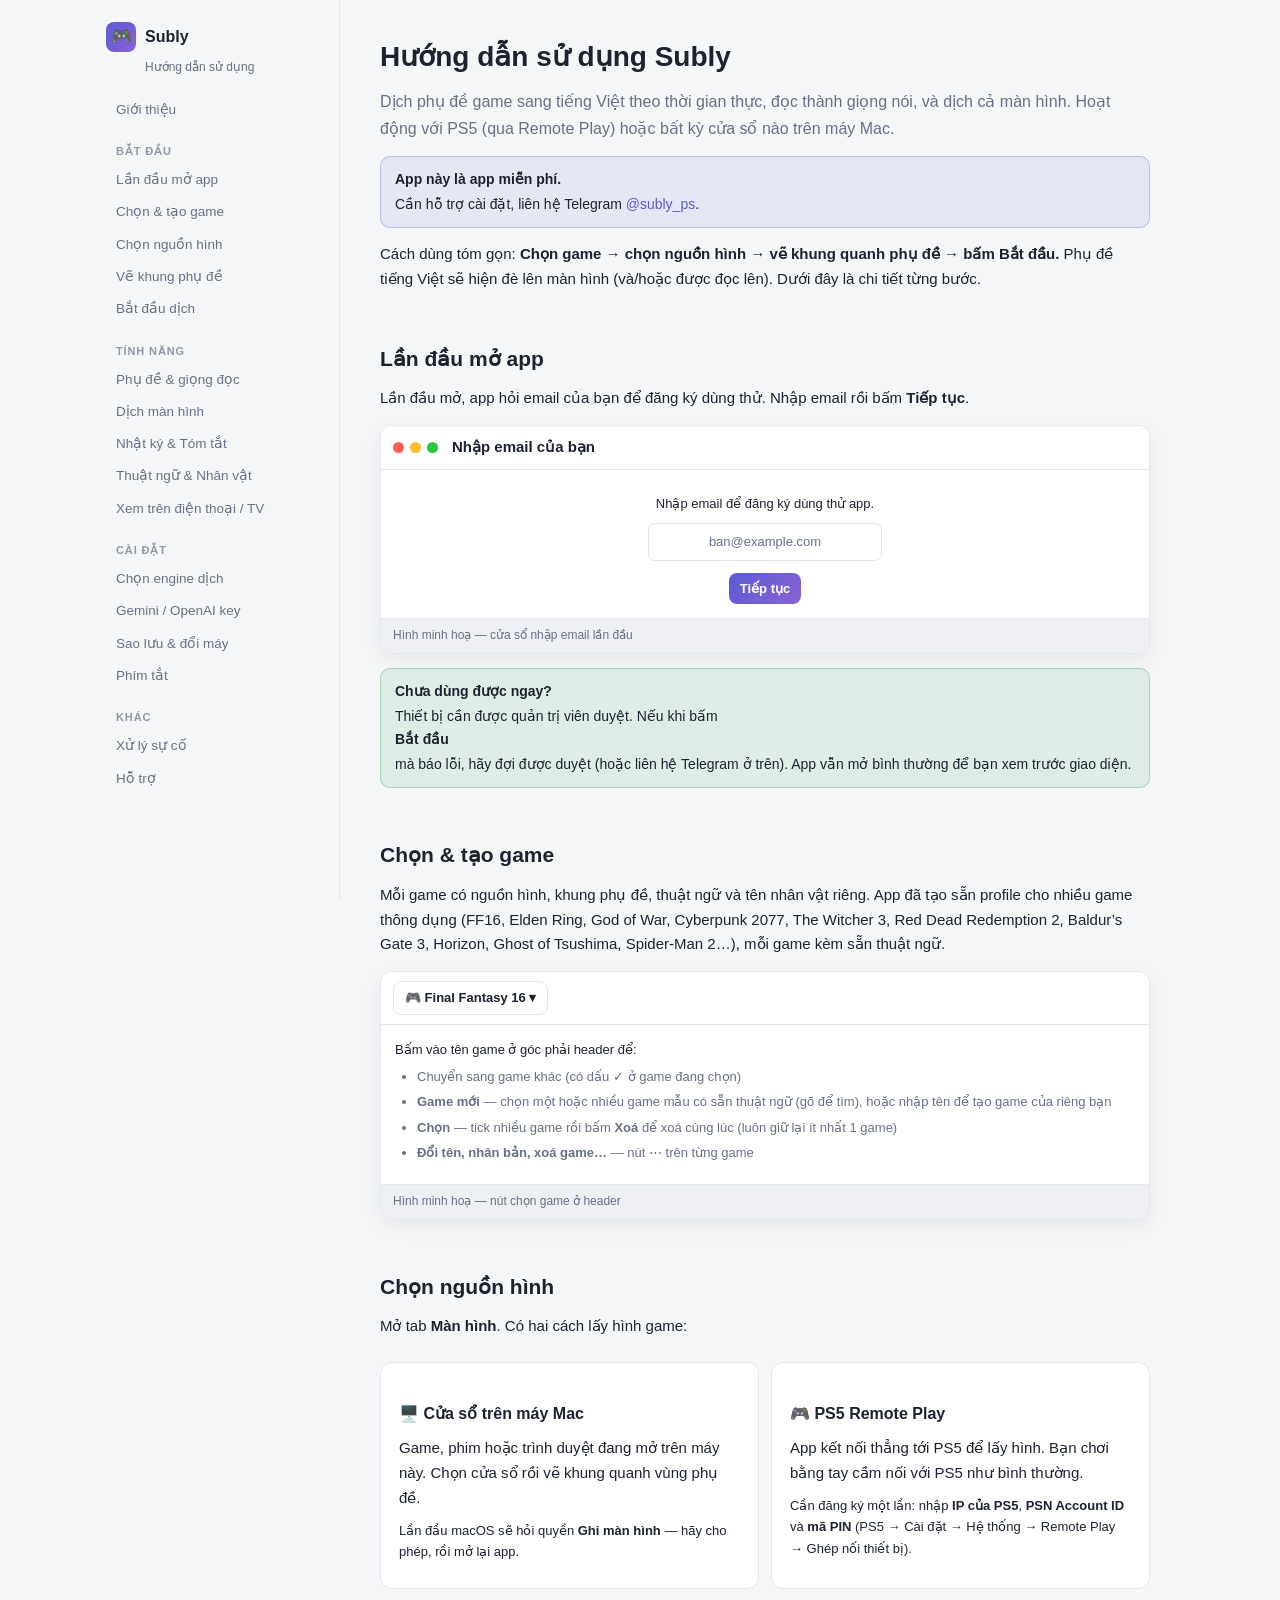
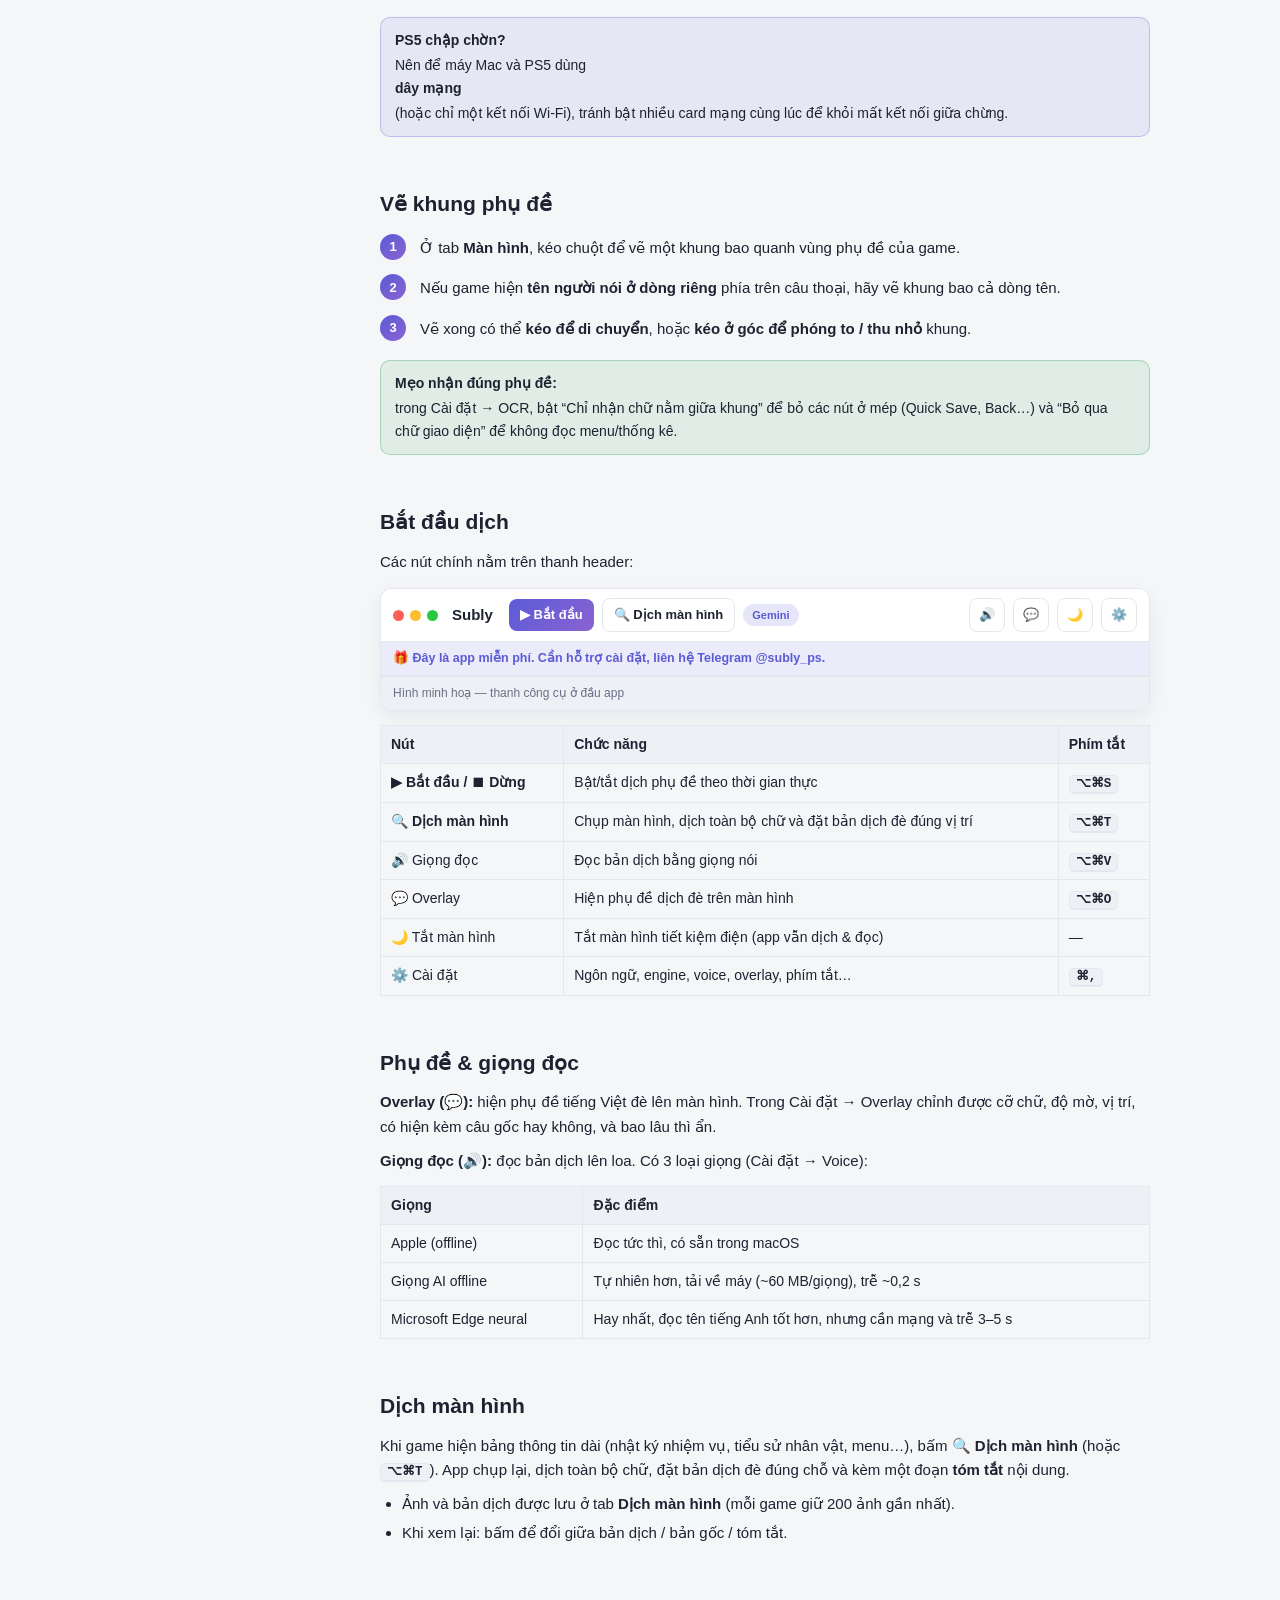
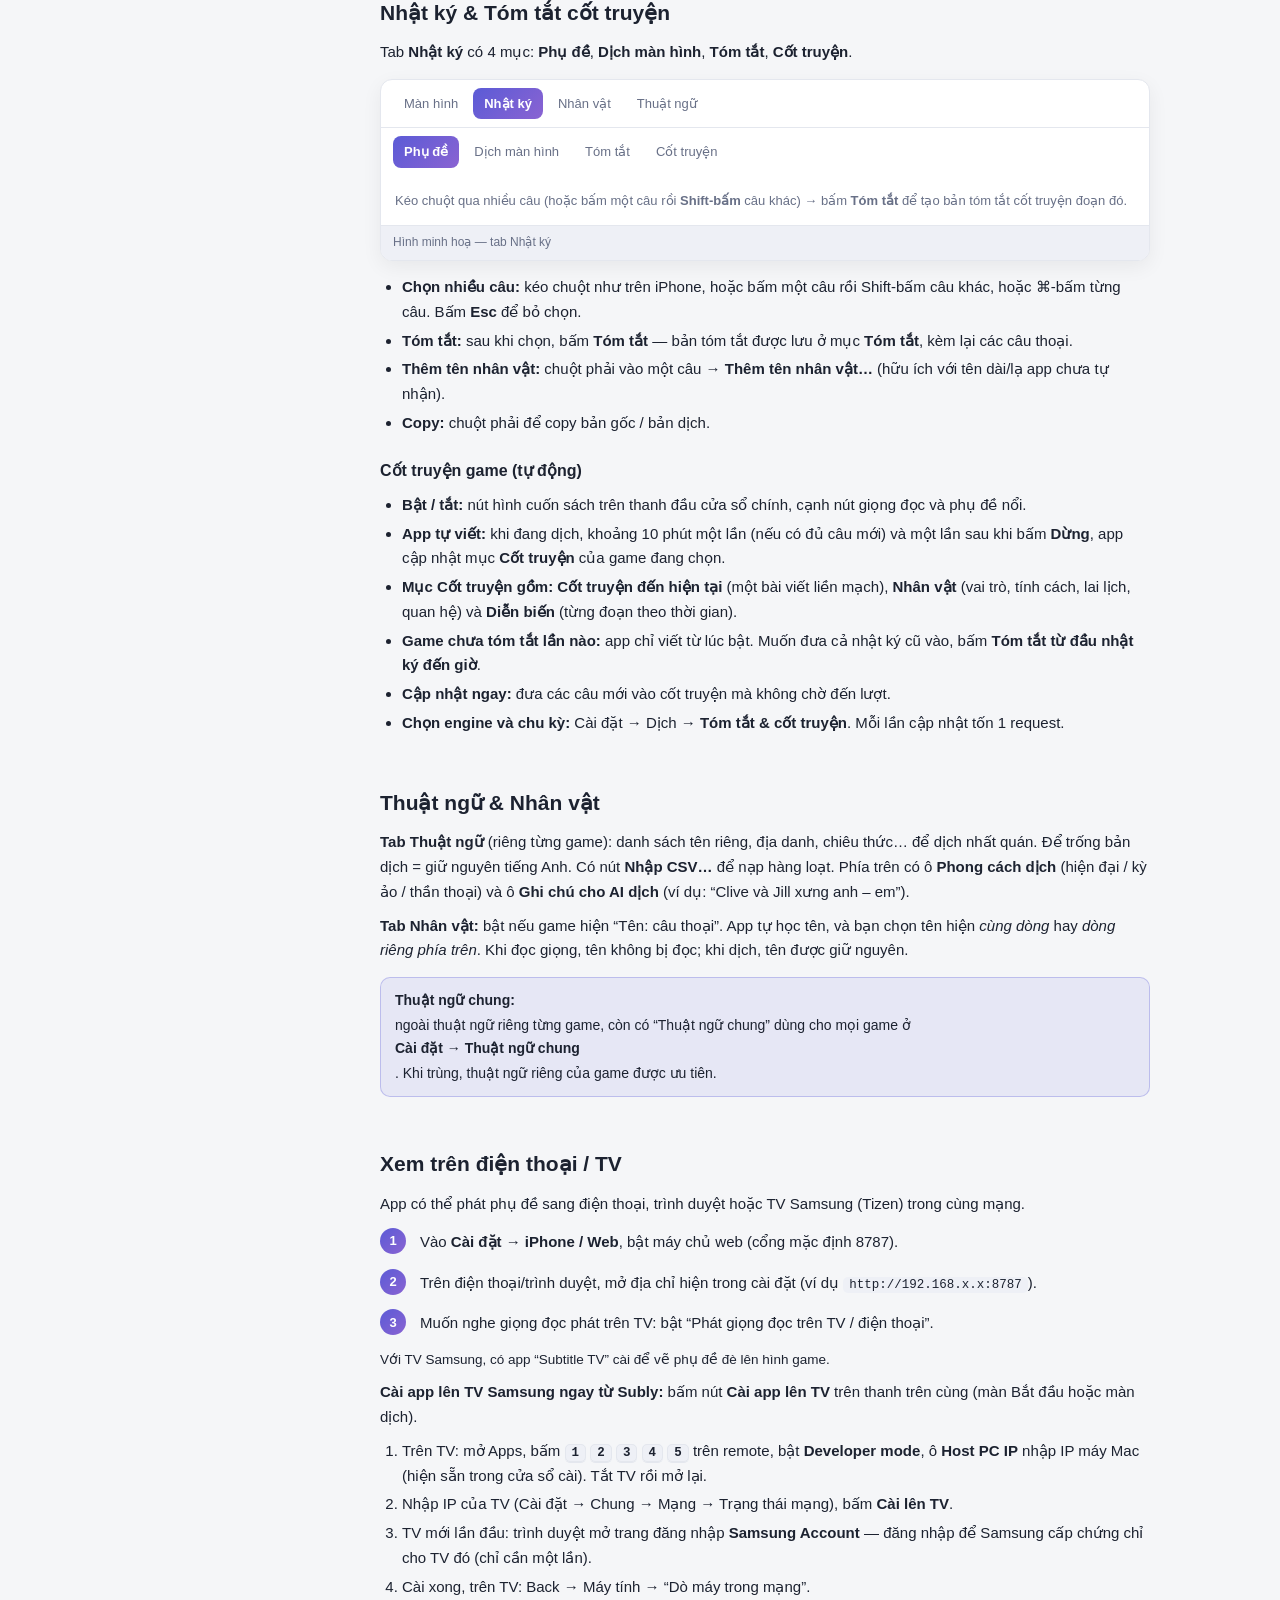
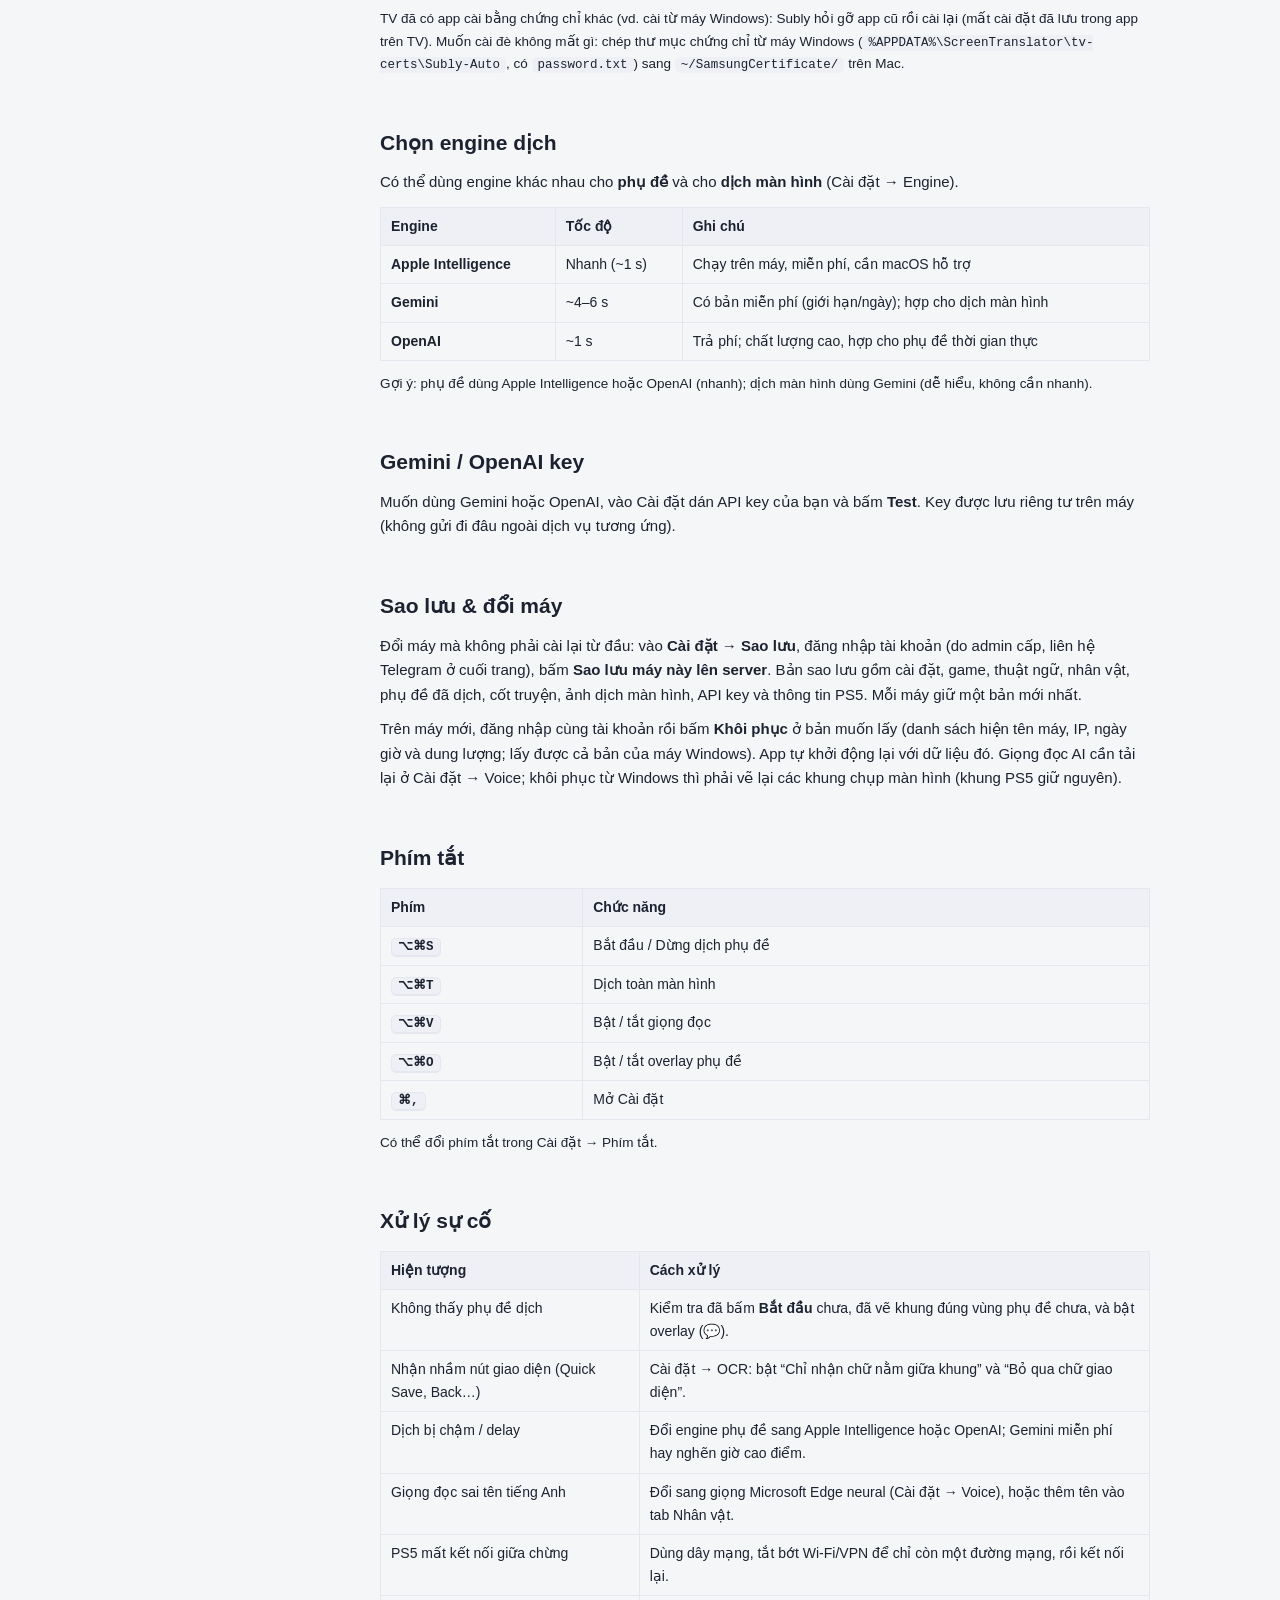
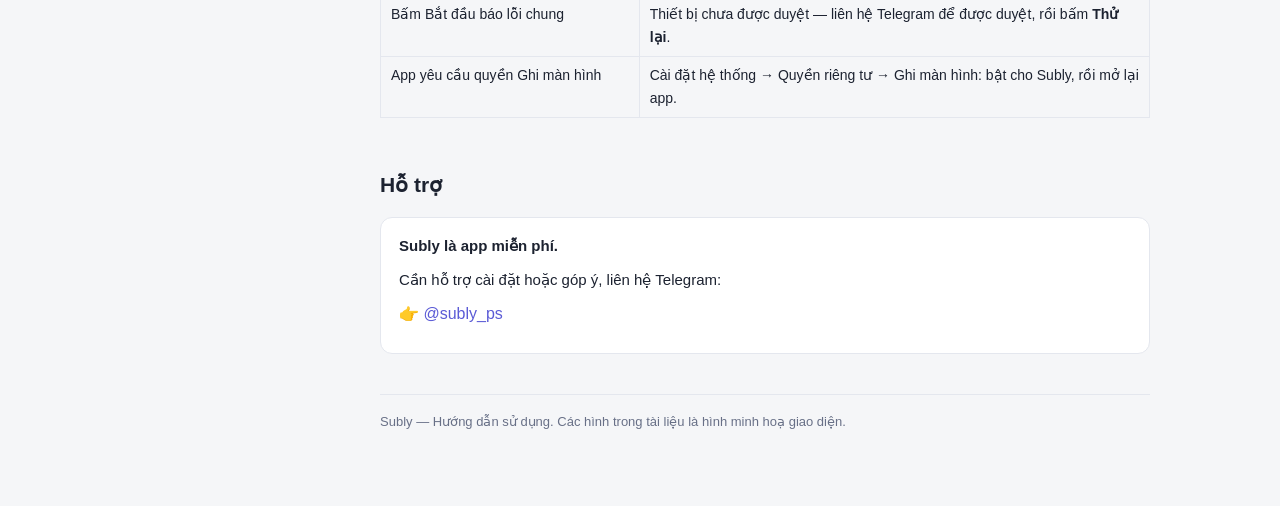
<file: Resources/guide/index.html>
<!doctype html>
<html lang="vi">
<head>
<meta charset="utf-8">
<meta name="viewport" content="width=device-width, initial-scale=1">
<title>Hướng dẫn sử dụng Subly</title>
<style>
  :root{
    --bg:#f5f6f8; --panel:#ffffff; --text:#1c2230; --muted:#687087; --line:#e4e7ee;
    --accent:#5b5bd6; --accent2:#8a63d2; --ok:#1f9d55; --warn:#c77700; --danger:#d64545;
    --code:#eef0f6; --radius:12px;
  }
  @media (prefers-color-scheme:dark){
    :root{ --bg:#14161b; --panel:#1b1e25; --text:#e7e9ee; --muted:#9097a6; --line:#2b2f39;
           --code:#23262f; }
  }
  *{box-sizing:border-box}
  html{scroll-behavior:smooth}
  body{margin:0;background:var(--bg);color:var(--text);
       font:15px/1.65 -apple-system,"Segoe UI",Roboto,"Helvetica Neue",sans-serif}
  a{color:var(--accent);text-decoration:none}
  a:hover{text-decoration:underline}
  .wrap{display:grid;grid-template-columns:250px 1fr;max-width:1100px;margin:0 auto;gap:0}
  /* Sidebar */
  nav.toc{position:sticky;top:0;align-self:start;height:100vh;overflow:auto;
          padding:22px 16px;border-right:1px solid var(--line)}
  nav.toc .brand{display:flex;align-items:center;gap:9px;margin-bottom:6px}
  nav.toc .brand .logo{width:30px;height:30px;border-radius:8px;
       background:linear-gradient(135deg,var(--accent),var(--accent2));
       display:flex;align-items:center;justify-content:center;color:#fff;font-size:17px}
  nav.toc .brand b{font-size:16px}
  nav.toc .ver{color:var(--muted);font-size:12px;margin:0 0 16px 39px}
  nav.toc a{display:block;color:var(--muted);padding:5px 10px;border-radius:7px;font-size:13.5px}
  nav.toc a:hover{background:var(--line);text-decoration:none;color:var(--text)}
  nav.toc .grp{font-size:11px;font-weight:700;letter-spacing:.08em;text-transform:uppercase;
       color:var(--muted);margin:16px 10px 4px;opacity:.7}
  main{padding:34px 40px 80px;min-width:0}
  h1{font-size:28px;margin:0 0 6px}
  h2{font-size:21px;margin:40px 0 10px;padding-top:10px;scroll-margin-top:16px}
  h3{font-size:16px;margin:22px 0 6px}
  .lead{color:var(--muted);font-size:16px;margin-bottom:8px}
  p{margin:9px 0}
  ul,ol{margin:9px 0;padding-left:22px}
  li{margin:4px 0}
  code,kbd{background:var(--code);border-radius:5px;padding:1px 6px;font-family:ui-monospace,Menlo,Consolas,monospace;font-size:12.5px}
  kbd{border:1px solid var(--line);box-shadow:0 1px 0 var(--line);font-weight:600}
  .card{background:var(--panel);border:1px solid var(--line);border-radius:var(--radius);padding:16px 18px;margin:14px 0}
  .note,.tip,.warn{border-radius:10px;padding:11px 14px;margin:14px 0;font-size:14px;border:1px solid}
  .note{background:color-mix(in srgb,var(--accent) 9%,transparent);border-color:color-mix(in srgb,var(--accent) 30%,transparent)}
  .tip{background:color-mix(in srgb,var(--ok) 10%,transparent);border-color:color-mix(in srgb,var(--ok) 30%,transparent)}
  .warn{background:color-mix(in srgb,var(--warn) 12%,transparent);border-color:color-mix(in srgb,var(--warn) 35%,transparent)}
  .note b,.tip b,.warn b{display:block;margin-bottom:2px}
  table{border-collapse:collapse;width:100%;margin:12px 0;font-size:14px}
  th,td{border:1px solid var(--line);padding:7px 10px;text-align:left;vertical-align:top}
  th{background:var(--code);font-weight:600}
  .steps{counter-reset:s;list-style:none;padding:0}
  .steps>li{counter-increment:s;position:relative;padding:4px 0 4px 40px;margin:8px 0}
  .steps>li::before{content:counter(s);position:absolute;left:0;top:2px;width:26px;height:26px;
     border-radius:50%;background:linear-gradient(135deg,var(--accent),var(--accent2));color:#fff;
     display:flex;align-items:center;justify-content:center;font-size:13px;font-weight:700}
  /* Mockup giao diện (vẽ bằng CSS, không phải ảnh thật) */
  .shot{background:var(--panel);border:1px solid var(--line);border-radius:12px;overflow:hidden;margin:14px 0;
        box-shadow:0 6px 20px rgba(0,0,0,.06)}
  .shot .cap{font-size:12px;color:var(--muted);padding:7px 12px;border-top:1px solid var(--line);background:var(--code)}
  .bar{display:flex;align-items:center;gap:8px;padding:9px 12px;background:var(--panel);border-bottom:1px solid var(--line);flex-wrap:wrap}
  .dots{display:flex;gap:6px;margin-right:6px}
  .dots i{width:11px;height:11px;border-radius:50%;display:block}
  .dots i:nth-child(1){background:#ff5f57}.dots i:nth-child(2){background:#febc2e}.dots i:nth-child(3){background:#28c840}
  .btn{display:inline-flex;align-items:center;gap:6px;border-radius:8px;padding:5px 11px;font-size:13px;font-weight:600;border:1px solid var(--line);background:var(--panel);white-space:nowrap}
  .btn.grad{background:linear-gradient(135deg,var(--accent),var(--accent2));color:#fff;border:0}
  .btn.red{background:linear-gradient(135deg,#e5484d,#c93b40);color:#fff;border:0}
  .btn.ico{padding:5px 9px}
  .pill{font-size:11px;font-weight:700;padding:2px 9px;border-radius:20px;background:color-mix(in srgb,var(--accent) 15%,transparent);color:var(--accent)}
  .tabs{display:flex;gap:4px;padding:8px 12px;border-bottom:1px solid var(--line);flex-wrap:wrap}
  .tabs .t{font-size:13px;padding:5px 11px;border-radius:8px;color:var(--muted)}
  .tabs .t.on{background:linear-gradient(135deg,var(--accent),var(--accent2));color:#fff;font-weight:600}
  .banner{font-size:12.5px;font-weight:600;padding:6px 12px;background:color-mix(in srgb,var(--accent) 12%,transparent);color:var(--accent);border-bottom:1px solid var(--line)}
  .body{padding:14px;color:var(--muted);font-size:13px}
  .kv{display:grid;grid-template-columns:150px 1fr;gap:4px 14px;font-size:13.5px;margin:8px 0}
  .kv b{font-weight:600}
  .grid2{display:grid;grid-template-columns:1fr 1fr;gap:12px}
  @media (max-width:860px){
    .wrap{grid-template-columns:1fr}
    nav.toc{position:static;height:auto;border-right:0;border-bottom:1px solid var(--line)}
    main{padding:24px 18px 60px}
    .grid2{grid-template-columns:1fr}
    .kv{grid-template-columns:1fr}
  }
  footer{color:var(--muted);font-size:13px;border-top:1px solid var(--line);margin-top:40px;padding-top:16px}
</style>
</head>
<body>
<div class="wrap">
<nav class="toc">
  <div class="brand"><span class="logo">🎮</span><b>Subly</b></div>
  <div class="ver">Hướng dẫn sử dụng</div>
  <a href="#intro">Giới thiệu</a>
  <div class="grp">Bắt đầu</div>
  <a href="#firstrun">Lần đầu mở app</a>
  <a href="#games">Chọn &amp; tạo game</a>
  <a href="#source">Chọn nguồn hình</a>
  <a href="#frame">Vẽ khung phụ đề</a>
  <a href="#run">Bắt đầu dịch</a>
  <div class="grp">Tính năng</div>
  <a href="#overlay">Phụ đề &amp; giọng đọc</a>
  <a href="#screen">Dịch màn hình</a>
  <a href="#log">Nhật ký &amp; Tóm tắt</a>
  <a href="#terms">Thuật ngữ &amp; Nhân vật</a>
  <a href="#tv">Xem trên điện thoại / TV</a>
  <div class="grp">Cài đặt</div>
  <a href="#engines">Chọn engine dịch</a>
  <a href="#keys">Gemini / OpenAI key</a>
  <a href="#backup">Sao lưu &amp; đổi máy</a>
  <a href="#shortcuts">Phím tắt</a>
  <div class="grp">Khác</div>
  <a href="#trouble">Xử lý sự cố</a>
  <a href="#support">Hỗ trợ</a>
</nav>

<main>
  <h1 id="intro">Hướng dẫn sử dụng Subly</h1>
  <p class="lead">Dịch phụ đề game sang tiếng Việt theo thời gian thực, đọc thành giọng nói, và dịch cả màn hình.
  Hoạt động với PS5 (qua Remote Play) hoặc bất kỳ cửa sổ nào trên máy Mac.</p>

  <div class="note"><b>App này là app miễn phí.</b>
  Cần hỗ trợ cài đặt, liên hệ Telegram <a href="https://t.me/subly_ps">@subly_ps</a>.</div>

  <p>Cách dùng tóm gọn: <b>Chọn game → chọn nguồn hình → vẽ khung quanh phụ đề → bấm Bắt đầu.</b>
  Phụ đề tiếng Việt sẽ hiện đè lên màn hình (và/hoặc được đọc lên). Dưới đây là chi tiết từng bước.</p>

  <!-- ============ LẦN ĐẦU ============ -->
  <h2 id="firstrun">Lần đầu mở app</h2>
  <p>Lần đầu mở, app hỏi email của bạn để đăng ký dùng thử. Nhập email rồi bấm <b>Tiếp tục</b>.</p>
  <div class="shot">
    <div class="bar"><span class="dots"><i></i><i></i><i></i></span><b>Nhập email của bạn</b></div>
    <div class="body" style="text-align:center">
      <p style="color:var(--text)">Nhập email để đăng ký dùng thử app.</p>
      <div style="display:inline-block;border:1px solid var(--line);border-radius:7px;padding:7px 60px;color:var(--muted)">ban@example.com</div>
      <div style="margin-top:12px"><span class="btn grad">Tiếp tục</span></div>
    </div>
    <div class="cap">Hình minh hoạ — cửa sổ nhập email lần đầu</div>
  </div>
  <div class="tip"><b>Chưa dùng được ngay?</b>
  Thiết bị cần được quản trị viên duyệt. Nếu khi bấm <b>Bắt đầu</b> mà báo lỗi, hãy đợi được duyệt
  (hoặc liên hệ Telegram ở trên). App vẫn mở bình thường để bạn xem trước giao diện.</div>

  <!-- ============ GAME ============ -->
  <h2 id="games">Chọn &amp; tạo game</h2>
  <p>Mỗi game có nguồn hình, khung phụ đề, thuật ngữ và tên nhân vật riêng. App đã tạo sẵn
  profile cho nhiều game thông dụng (FF16, Elden Ring, God of War, Cyberpunk 2077, The Witcher 3,
  Red Dead Redemption 2, Baldur’s Gate 3, Horizon, Ghost of Tsushima, Spider-Man 2…), mỗi game kèm sẵn thuật ngữ.</p>
  <div class="shot">
    <div class="bar">
      <span class="btn">🎮 Final Fantasy 16 ▾</span>
    </div>
    <div class="body">
      <div style="color:var(--text)">Bấm vào tên game ở góc phải header để:</div>
      <ul style="margin:6px 0">
        <li>Chuyển sang game khác (có dấu ✓ ở game đang chọn)</li>
        <li><b>Game mới</b> — chọn một hoặc nhiều game mẫu có sẵn thuật ngữ (gõ để tìm), hoặc nhập tên để tạo game của riêng bạn</li>
        <li><b>Chọn</b> — tick nhiều game rồi bấm <b>Xoá</b> để xoá cùng lúc (luôn giữ lại ít nhất 1 game)</li>
        <li><b>Đổi tên, nhân bản, xoá game…</b> — nút ⋯ trên từng game</li>
      </ul>
    </div>
    <div class="cap">Hình minh hoạ — nút chọn game ở header</div>
  </div>

  <!-- ============ NGUỒN HÌNH ============ -->
  <h2 id="source">Chọn nguồn hình</h2>
  <p>Mở tab <b>Màn hình</b>. Có hai cách lấy hình game:</p>
  <div class="grid2">
    <div class="card">
      <h3>🖥️ Cửa sổ trên máy Mac</h3>
      <p>Game, phim hoặc trình duyệt đang mở trên máy này. Chọn cửa sổ rồi vẽ khung quanh vùng phụ đề.</p>
      <p class="muted" style="font-size:13px">Lần đầu macOS sẽ hỏi quyền <b>Ghi màn hình</b> — hãy cho phép, rồi mở lại app.</p>
    </div>
    <div class="card">
      <h3>🎮 PS5 Remote Play</h3>
      <p>App kết nối thẳng tới PS5 để lấy hình. Bạn chơi bằng tay cầm nối với PS5 như bình thường.</p>
      <p class="muted" style="font-size:13px">Cần đăng ký một lần: nhập <b>IP của PS5</b>, <b>PSN Account ID</b> và <b>mã PIN</b>
      (PS5 → Cài đặt → Hệ thống → Remote Play → Ghép nối thiết bị).</p>
    </div>
  </div>
  <div class="note"><b>PS5 chập chờn?</b> Nên để máy Mac và PS5 dùng <b>dây mạng</b> (hoặc chỉ một kết nối Wi-Fi),
  tránh bật nhiều card mạng cùng lúc để khỏi mất kết nối giữa chừng.</div>

  <!-- ============ KHUNG ============ -->
  <h2 id="frame">Vẽ khung phụ đề</h2>
  <ol class="steps">
    <li>Ở tab <b>Màn hình</b>, kéo chuột để vẽ một khung bao quanh vùng phụ đề của game.</li>
    <li>Nếu game hiện <b>tên người nói ở dòng riêng</b> phía trên câu thoại, hãy vẽ khung bao cả dòng tên.</li>
    <li>Vẽ xong có thể <b>kéo để di chuyển</b>, hoặc <b>kéo ở góc để phóng to / thu nhỏ</b> khung.</li>
  </ol>
  <div class="tip"><b>Mẹo nhận đúng phụ đề:</b> trong Cài đặt → OCR, bật
  “Chỉ nhận chữ nằm giữa khung” để bỏ các nút ở mép (Quick Save, Back…) và
  “Bỏ qua chữ giao diện” để không đọc menu/thống kê.</div>

  <!-- ============ CHẠY ============ -->
  <h2 id="run">Bắt đầu dịch</h2>
  <p>Các nút chính nằm trên thanh header:</p>
  <div class="shot">
    <div class="bar">
      <span class="dots"><i></i><i></i><i></i></span>
      <b style="margin-right:8px">Subly</b>
      <span class="btn grad">▶ Bắt đầu</span>
      <span class="btn">🔍 Dịch màn hình</span>
      <span class="pill">Gemini</span>
      <span style="flex:1"></span>
      <span class="btn ico">🔊</span>
      <span class="btn ico">💬</span>
      <span class="btn ico">🌙</span>
      <span class="btn ico">⚙️</span>
    </div>
    <div class="banner">🎁 Đây là app miễn phí. Cần hỗ trợ cài đặt, liên hệ Telegram @subly_ps.</div>
    <div class="cap">Hình minh hoạ — thanh công cụ ở đầu app</div>
  </div>
  <table>
    <tr><th>Nút</th><th>Chức năng</th><th>Phím tắt</th></tr>
    <tr><td><b>▶ Bắt đầu / ⏹ Dừng</b></td><td>Bật/tắt dịch phụ đề theo thời gian thực</td><td><kbd>⌥⌘S</kbd></td></tr>
    <tr><td>🔍 <b>Dịch màn hình</b></td><td>Chụp màn hình, dịch toàn bộ chữ và đặt bản dịch đè đúng vị trí</td><td><kbd>⌥⌘T</kbd></td></tr>
    <tr><td>🔊 Giọng đọc</td><td>Đọc bản dịch bằng giọng nói</td><td><kbd>⌥⌘V</kbd></td></tr>
    <tr><td>💬 Overlay</td><td>Hiện phụ đề dịch đè trên màn hình</td><td><kbd>⌥⌘O</kbd></td></tr>
    <tr><td>🌙 Tắt màn hình</td><td>Tắt màn hình tiết kiệm điện (app vẫn dịch &amp; đọc)</td><td>—</td></tr>
    <tr><td>⚙️ Cài đặt</td><td>Ngôn ngữ, engine, voice, overlay, phím tắt…</td><td><kbd>⌘,</kbd></td></tr>
  </table>

  <!-- ============ OVERLAY / VOICE ============ -->
  <h2 id="overlay">Phụ đề &amp; giọng đọc</h2>
  <p><b>Overlay (💬):</b> hiện phụ đề tiếng Việt đè lên màn hình. Trong Cài đặt → Overlay chỉnh được cỡ chữ,
  độ mờ, vị trí, có hiện kèm câu gốc hay không, và bao lâu thì ẩn.</p>
  <p><b>Giọng đọc (🔊):</b> đọc bản dịch lên loa. Có 3 loại giọng (Cài đặt → Voice):</p>
  <table>
    <tr><th>Giọng</th><th>Đặc điểm</th></tr>
    <tr><td>Apple (offline)</td><td>Đọc tức thì, có sẵn trong macOS</td></tr>
    <tr><td>Giọng AI offline</td><td>Tự nhiên hơn, tải về máy (~60 MB/giọng), trễ ~0,2 s</td></tr>
    <tr><td>Microsoft Edge neural</td><td>Hay nhất, đọc tên tiếng Anh tốt hơn, nhưng cần mạng và trễ 3–5 s</td></tr>
  </table>

  <!-- ============ DỊCH MÀN HÌNH ============ -->
  <h2 id="screen">Dịch màn hình</h2>
  <p>Khi game hiện bảng thông tin dài (nhật ký nhiệm vụ, tiểu sử nhân vật, menu…), bấm <b>🔍 Dịch màn hình</b>
  (hoặc <kbd>⌥⌘T</kbd>). App chụp lại, dịch toàn bộ chữ, đặt bản dịch đè đúng chỗ và kèm một đoạn <b>tóm tắt</b> nội dung.</p>
  <ul>
    <li>Ảnh và bản dịch được lưu ở tab <b>Dịch màn hình</b> (mỗi game giữ 200 ảnh gần nhất).</li>
    <li>Khi xem lại: bấm để đổi giữa bản dịch / bản gốc / tóm tắt.</li>
  </ul>

  <!-- ============ NHẬT KÝ / TÓM TẮT ============ -->
  <h2 id="log">Nhật ký &amp; Tóm tắt cốt truyện</h2>
  <p>Tab <b>Nhật ký</b> có 4 mục: <b>Phụ đề</b>, <b>Dịch màn hình</b>, <b>Tóm tắt</b>, <b>Cốt truyện</b>.</p>
  <div class="shot">
    <div class="tabs"><span class="t">Màn hình</span><span class="t on">Nhật ký</span><span class="t">Nhân vật</span><span class="t">Thuật ngữ</span></div>
    <div class="tabs" style="border-bottom:0"><span class="t on">Phụ đề</span><span class="t">Dịch màn hình</span><span class="t">Tóm tắt</span><span class="t">Cốt truyện</span></div>
    <div class="body">Kéo chuột qua nhiều câu (hoặc bấm một câu rồi <b>Shift-bấm</b> câu khác) → bấm <b>Tóm tắt</b> để tạo bản tóm tắt cốt truyện đoạn đó.</div>
    <div class="cap">Hình minh hoạ — tab Nhật ký</div>
  </div>
  <ul>
    <li><b>Chọn nhiều câu:</b> kéo chuột như trên iPhone, hoặc bấm một câu rồi Shift-bấm câu khác, hoặc ⌘-bấm từng câu. Bấm <b>Esc</b> để bỏ chọn.</li>
    <li><b>Tóm tắt:</b> sau khi chọn, bấm <b>Tóm tắt</b> — bản tóm tắt được lưu ở mục <b>Tóm tắt</b>, kèm lại các câu thoại.</li>
    <li><b>Thêm tên nhân vật:</b> chuột phải vào một câu → <b>Thêm tên nhân vật…</b> (hữu ích với tên dài/lạ app chưa tự nhận).</li>
    <li><b>Copy:</b> chuột phải để copy bản gốc / bản dịch.</li>
  </ul>
  <h3>Cốt truyện game (tự động)</h3>
  <ul>
    <li><b>Bật / tắt:</b> nút hình cuốn sách trên thanh đầu cửa sổ chính, cạnh nút giọng đọc và phụ đề nổi.</li>
    <li><b>App tự viết:</b> khi đang dịch, khoảng 10 phút một lần (nếu có đủ câu mới) và một lần sau khi bấm <b>Dừng</b>, app cập nhật mục <b>Cốt truyện</b> của game đang chọn.</li>
    <li><b>Mục Cốt truyện gồm:</b> <b>Cốt truyện đến hiện tại</b> (một bài viết liền mạch), <b>Nhân vật</b> (vai trò, tính cách, lai lịch, quan hệ) và <b>Diễn biến</b> (từng đoạn theo thời gian).</li>
    <li><b>Game chưa tóm tắt lần nào:</b> app chỉ viết từ lúc bật. Muốn đưa cả nhật ký cũ vào, bấm <b>Tóm tắt từ đầu nhật ký đến giờ</b>.</li>
    <li><b>Cập nhật ngay:</b> đưa các câu mới vào cốt truyện mà không chờ đến lượt.</li>
    <li><b>Chọn engine và chu kỳ:</b> Cài đặt → Dịch → <b>Tóm tắt &amp; cốt truyện</b>. Mỗi lần cập nhật tốn 1 request.</li>
  </ul>

  <!-- ============ THUẬT NGỮ ============ -->
  <h2 id="terms">Thuật ngữ &amp; Nhân vật</h2>
  <p><b>Tab Thuật ngữ</b> (riêng từng game): danh sách tên riêng, địa danh, chiêu thức… để dịch nhất quán.
  Để trống bản dịch = giữ nguyên tiếng Anh. Có nút <b>Nhập CSV…</b> để nạp hàng loạt.
  Phía trên có ô <b>Phong cách dịch</b> (hiện đại / kỳ ảo / thần thoại) và ô <b>Ghi chú cho AI dịch</b>
  (ví dụ: “Clive và Jill xưng anh – em”).</p>
  <p><b>Tab Nhân vật:</b> bật nếu game hiện “Tên: câu thoại”. App tự học tên, và bạn chọn tên hiện
  <i>cùng dòng</i> hay <i>dòng riêng phía trên</i>. Khi đọc giọng, tên không bị đọc; khi dịch, tên được giữ nguyên.</p>
  <div class="note"><b>Thuật ngữ chung:</b> ngoài thuật ngữ riêng từng game, còn có “Thuật ngữ chung” dùng cho mọi game
  ở <b>Cài đặt → Thuật ngữ chung</b>. Khi trùng, thuật ngữ riêng của game được ưu tiên.</div>

  <!-- ============ TV ============ -->
  <h2 id="tv">Xem trên điện thoại / TV</h2>
  <p>App có thể phát phụ đề sang điện thoại, trình duyệt hoặc TV Samsung (Tizen) trong cùng mạng.</p>
  <ol class="steps">
    <li>Vào <b>Cài đặt → iPhone / Web</b>, bật máy chủ web (cổng mặc định 8787).</li>
    <li>Trên điện thoại/trình duyệt, mở địa chỉ hiện trong cài đặt (ví dụ <code>http://192.168.x.x:8787</code>).</li>
    <li>Muốn nghe giọng đọc phát trên TV: bật “Phát giọng đọc trên TV / điện thoại”.</li>
  </ol>
  <p class="muted" style="font-size:13.5px">Với TV Samsung, có app “Subtitle TV” cài để vẽ phụ đề đè lên hình game.</p>
  <p><b>Cài app lên TV Samsung ngay từ Subly:</b> bấm nút <b>Cài app lên TV</b> trên thanh trên cùng (màn Bắt đầu hoặc màn dịch).</p>
  <ol>
    <li>Trên TV: mở Apps, bấm <kbd>1</kbd> <kbd>2</kbd> <kbd>3</kbd> <kbd>4</kbd> <kbd>5</kbd> trên remote, bật <b>Developer mode</b>, ô <b>Host PC IP</b> nhập IP máy Mac (hiện sẵn trong cửa sổ cài). Tắt TV rồi mở lại.</li>
    <li>Nhập IP của TV (Cài đặt → Chung → Mạng → Trạng thái mạng), bấm <b>Cài lên TV</b>.</li>
    <li>TV mới lần đầu: trình duyệt mở trang đăng nhập <b>Samsung Account</b> — đăng nhập để Samsung cấp chứng chỉ cho TV đó (chỉ cần một lần).</li>
    <li>Cài xong, trên TV: Back → Máy tính → “Dò máy trong mạng”.</li>
  </ol>
  <p class="muted" style="font-size:13.5px">TV đã có app cài bằng chứng chỉ khác (vd. cài từ máy Windows): Subly hỏi gỡ app cũ rồi cài lại (mất cài đặt đã lưu trong app trên TV). Muốn cài đè không mất gì: chép thư mục chứng chỉ từ máy Windows (<code>%APPDATA%\ScreenTranslator\tv-certs\Subly-Auto</code>, có <code>password.txt</code>) sang <code>~/SamsungCertificate/</code> trên Mac.</p>

  <!-- ============ ENGINE ============ -->
  <h2 id="engines">Chọn engine dịch</h2>
  <p>Có thể dùng engine khác nhau cho <b>phụ đề</b> và cho <b>dịch màn hình</b> (Cài đặt → Engine).</p>
  <table>
    <tr><th>Engine</th><th>Tốc độ</th><th>Ghi chú</th></tr>
    <tr><td><b>Apple Intelligence</b></td><td>Nhanh (~1 s)</td><td>Chạy trên máy, miễn phí, cần macOS hỗ trợ</td></tr>
    <tr><td><b>Gemini</b></td><td>~4–6 s</td><td>Có bản miễn phí (giới hạn/ngày); hợp cho dịch màn hình</td></tr>
    <tr><td><b>OpenAI</b></td><td>~1 s</td><td>Trả phí; chất lượng cao, hợp cho phụ đề thời gian thực</td></tr>
  </table>
  <p class="muted" style="font-size:13.5px">Gợi ý: phụ đề dùng Apple Intelligence hoặc OpenAI (nhanh); dịch màn hình dùng Gemini (dễ hiểu, không cần nhanh).</p>

  <h2 id="keys">Gemini / OpenAI key</h2>
  <p>Muốn dùng Gemini hoặc OpenAI, vào Cài đặt dán API key của bạn và bấm <b>Test</b>.
  Key được lưu riêng tư trên máy (không gửi đi đâu ngoài dịch vụ tương ứng).</p>

  <h2 id="backup">Sao lưu &amp; đổi máy</h2>
  <p>Đổi máy mà không phải cài lại từ đầu: vào <b>Cài đặt → Sao lưu</b>, đăng nhập tài khoản (do admin cấp, liên hệ
  Telegram ở cuối trang), bấm <b>Sao lưu máy này lên server</b>. Bản sao lưu gồm cài đặt, game, thuật ngữ, nhân vật,
  phụ đề đã dịch, cốt truyện, ảnh dịch màn hình, API key và thông tin PS5. Mỗi máy giữ một bản mới nhất.</p>
  <p>Trên máy mới, đăng nhập cùng tài khoản rồi bấm <b>Khôi phục</b> ở bản muốn lấy (danh sách hiện tên máy, IP, ngày
  giờ và dung lượng; lấy được cả bản của máy Windows). App tự khởi động lại với dữ liệu đó. Giọng đọc AI cần tải lại ở
  Cài đặt → Voice; khôi phục từ Windows thì phải vẽ lại các khung chụp màn hình (khung PS5 giữ nguyên).</p>

  <!-- ============ PHÍM TẮT ============ -->
  <h2 id="shortcuts">Phím tắt</h2>
  <table>
    <tr><th>Phím</th><th>Chức năng</th></tr>
    <tr><td><kbd>⌥⌘S</kbd></td><td>Bắt đầu / Dừng dịch phụ đề</td></tr>
    <tr><td><kbd>⌥⌘T</kbd></td><td>Dịch toàn màn hình</td></tr>
    <tr><td><kbd>⌥⌘V</kbd></td><td>Bật / tắt giọng đọc</td></tr>
    <tr><td><kbd>⌥⌘O</kbd></td><td>Bật / tắt overlay phụ đề</td></tr>
    <tr><td><kbd>⌘,</kbd></td><td>Mở Cài đặt</td></tr>
  </table>
  <p class="muted" style="font-size:13.5px">Có thể đổi phím tắt trong Cài đặt → Phím tắt.</p>

  <!-- ============ SỰ CỐ ============ -->
  <h2 id="trouble">Xử lý sự cố</h2>
  <table>
    <tr><th>Hiện tượng</th><th>Cách xử lý</th></tr>
    <tr><td>Không thấy phụ đề dịch</td><td>Kiểm tra đã bấm <b>Bắt đầu</b> chưa, đã vẽ khung đúng vùng phụ đề chưa, và bật overlay (💬).</td></tr>
    <tr><td>Nhận nhầm nút giao diện (Quick Save, Back…)</td><td>Cài đặt → OCR: bật “Chỉ nhận chữ nằm giữa khung” và “Bỏ qua chữ giao diện”.</td></tr>
    <tr><td>Dịch bị chậm / delay</td><td>Đổi engine phụ đề sang Apple Intelligence hoặc OpenAI; Gemini miễn phí hay nghẽn giờ cao điểm.</td></tr>
    <tr><td>Giọng đọc sai tên tiếng Anh</td><td>Đổi sang giọng Microsoft Edge neural (Cài đặt → Voice), hoặc thêm tên vào tab Nhân vật.</td></tr>
    <tr><td>PS5 mất kết nối giữa chừng</td><td>Dùng dây mạng, tắt bớt Wi-Fi/VPN để chỉ còn một đường mạng, rồi kết nối lại.</td></tr>
    <tr><td>Bấm Bắt đầu báo lỗi chung</td><td>Thiết bị chưa được duyệt — liên hệ Telegram để được duyệt, rồi bấm <b>Thử lại</b>.</td></tr>
    <tr><td>App yêu cầu quyền Ghi màn hình</td><td>Cài đặt hệ thống → Quyền riêng tư → Ghi màn hình: bật cho Subly, rồi mở lại app.</td></tr>
  </table>

  <!-- ============ HỖ TRỢ ============ -->
  <h2 id="support">Hỗ trợ</h2>
  <div class="card">
    <p style="margin-top:0"><b>Subly là app miễn phí.</b></p>
    <p>Cần hỗ trợ cài đặt hoặc góp ý, liên hệ Telegram:</p>
    <p style="font-size:16px">👉 <a href="https://t.me/subly_ps">@subly_ps</a></p>
  </div>

  <footer>
    Subly — Hướng dẫn sử dụng. Các hình trong tài liệu là hình minh hoạ giao diện.
  </footer>
</main>
</div>
</body>
</html>
</file>
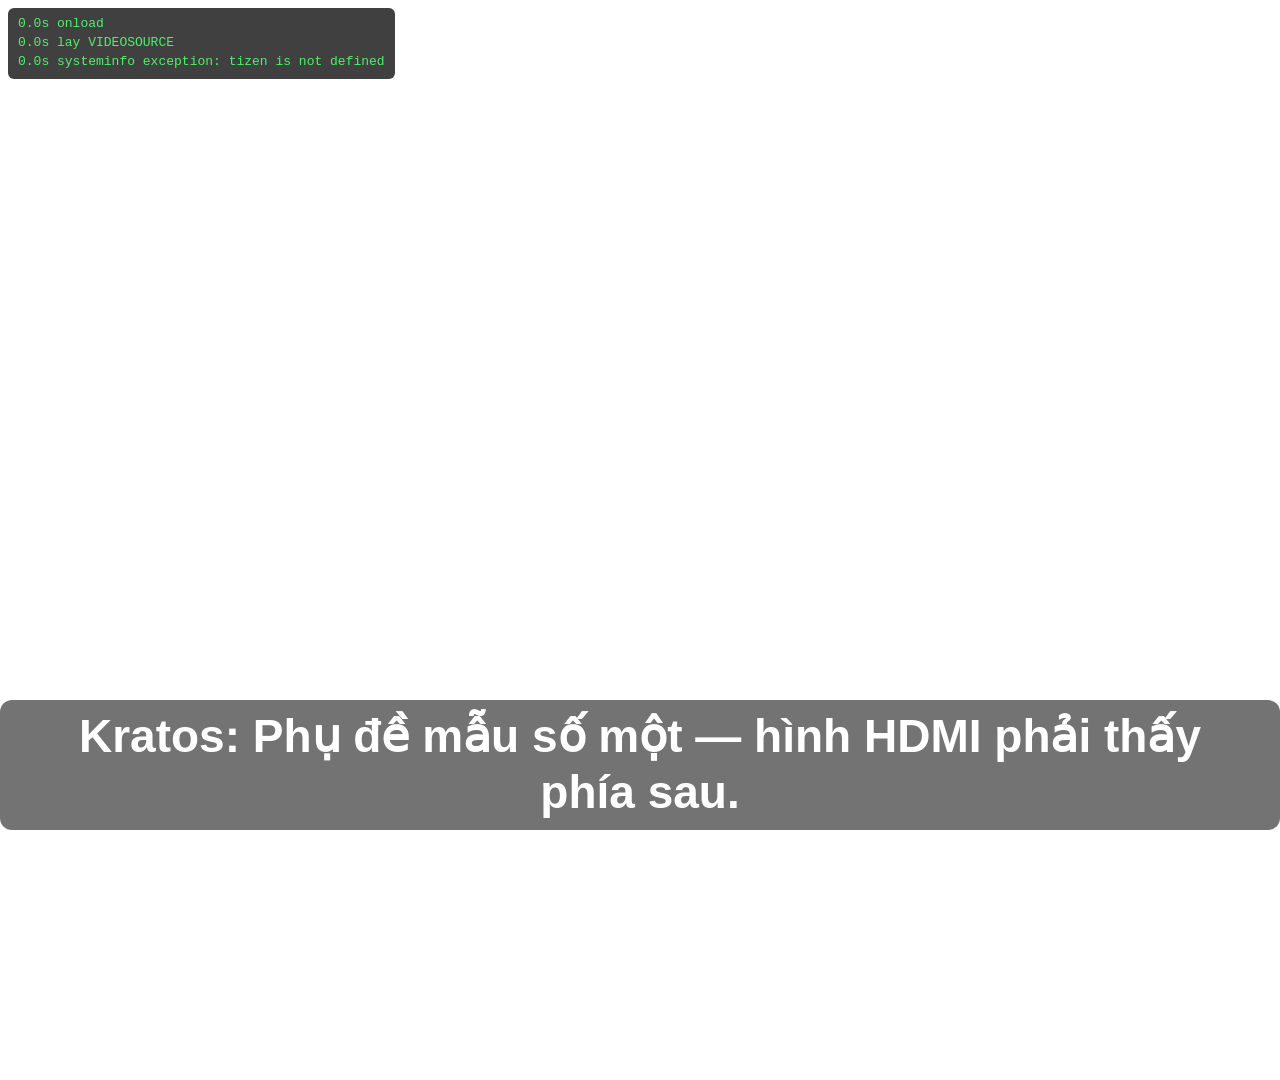
<file: windows/tizen/HdmiTest/index.html>
<!DOCTYPE html>
<html lang="vi">
<head>
<meta charset="utf-8">
<meta name="viewport" content="width=1920, user-scalable=no">
<title>HDMI Test</title>
<style>
  /* Nền TRONG SUỐT để hình HDMI (tvwindow BEHIND) hiện qua. */
  html, body { margin: 0; width: 1920px; height: 1080px; overflow: hidden; background: transparent; color: #fff; font-family: sans-serif; }
  #sub { position: absolute; left: 0; right: 0; bottom: 70px; text-align: center; }
  #sub span { display: inline-block; max-width: 1640px; padding: 8px 26px 10px; border-radius: 12px; background: rgba(0,0,0,.55);
              font-size: 46px; font-weight: 600; line-height: 1.22; }
  #log { position: absolute; left: 8px; top: 8px; max-width: 46%; background: rgba(0,0,0,.75); color: #4ef06a;
         font: 13px/1.45 monospace; padding: 7px 10px; white-space: pre-wrap; border-radius: 6px; }
  #prev { position: absolute; right: 8px; top: 8px; max-width: 46%; background: rgba(0,0,0,.75); color: #ffb86b;
          font: 13px/1.45 monospace; padding: 7px 10px; white-space: pre-wrap; border-radius: 6px; }
</style>
</head>
<body>
<div id="sub"></div>
<div id="log"></div>
<div id="prev"></div>
<script src="main.js"></script>
</body>
</html>
</file>
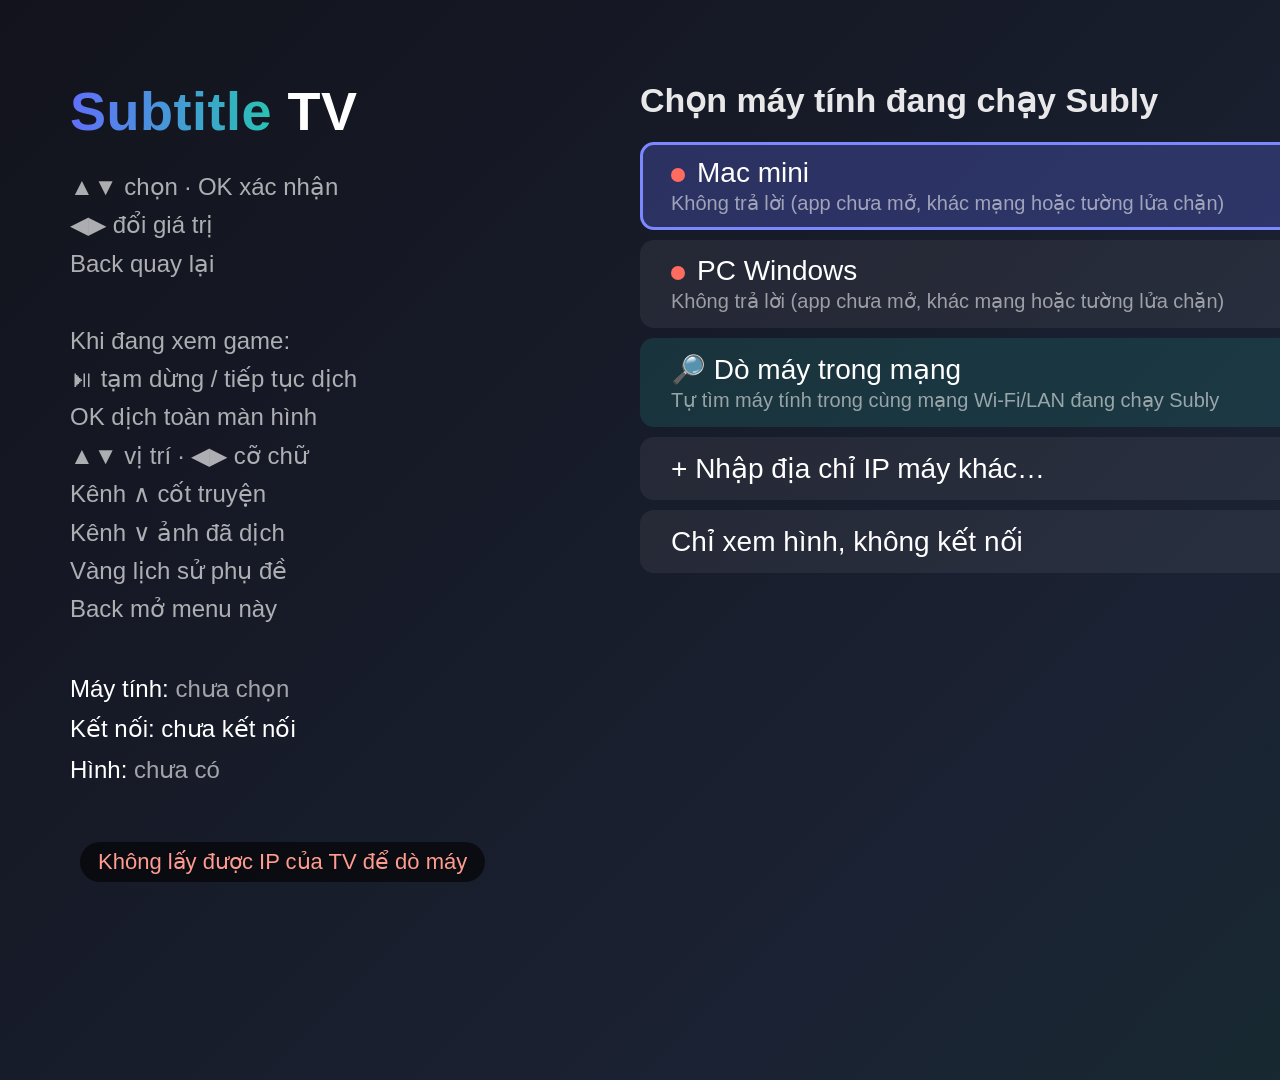
<file: windows/tizen/SubtitleTV/index.html>
<!DOCTYPE html>
<html lang="vi">
<head>
<meta charset="utf-8">
<meta name="viewport" content="width=1920, user-scalable=no">
<title>Subtitle TV</title>
<link rel="stylesheet" href="style.css">
</head>
<body>
<div id="sub"></div>
<div id="st"></div>
<div id="nosig" class="hidden"></div>
<div id="shot" class="hidden"></div>
<div id="hist" class="hidden"></div>
<div id="story" class="hidden"></div>
<div id="menu" class="hidden"></div>
<div id="toast" class="hidden"></div>
<script src="main.js"></script>
</body>
</html>
</file>
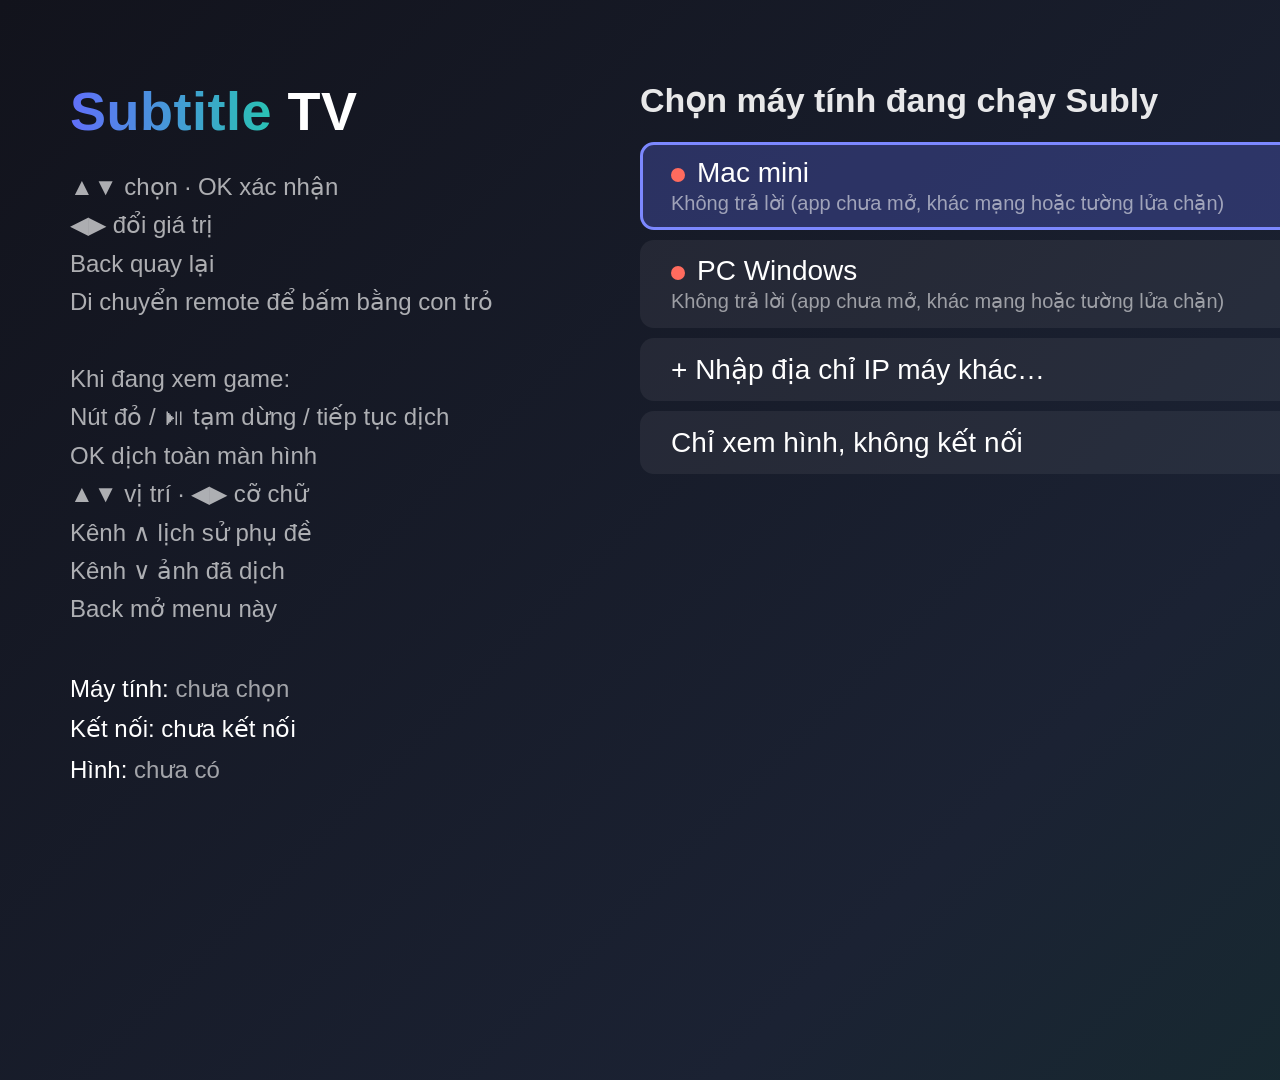
<file: windows/webos/SubtitleTV/index.html>
<!DOCTYPE html>
<html lang="vi">
<head>
<meta charset="utf-8">
<meta name="viewport" content="width=1920, user-scalable=no">
<title>Subtitle TV</title>
<link rel="stylesheet" href="style.css">
</head>
<body>
<video id="hdmi" autoplay></video>
<div id="sub"></div>
<div id="st"></div>
<div id="shot" class="hidden"></div>
<div id="hist" class="hidden"></div>
<div id="menu" class="hidden"></div>
<div id="toast" class="hidden"></div>
<div id="bar" class="hidden"></div>
<script src="main.js"></script>
</body>
</html>
</file>
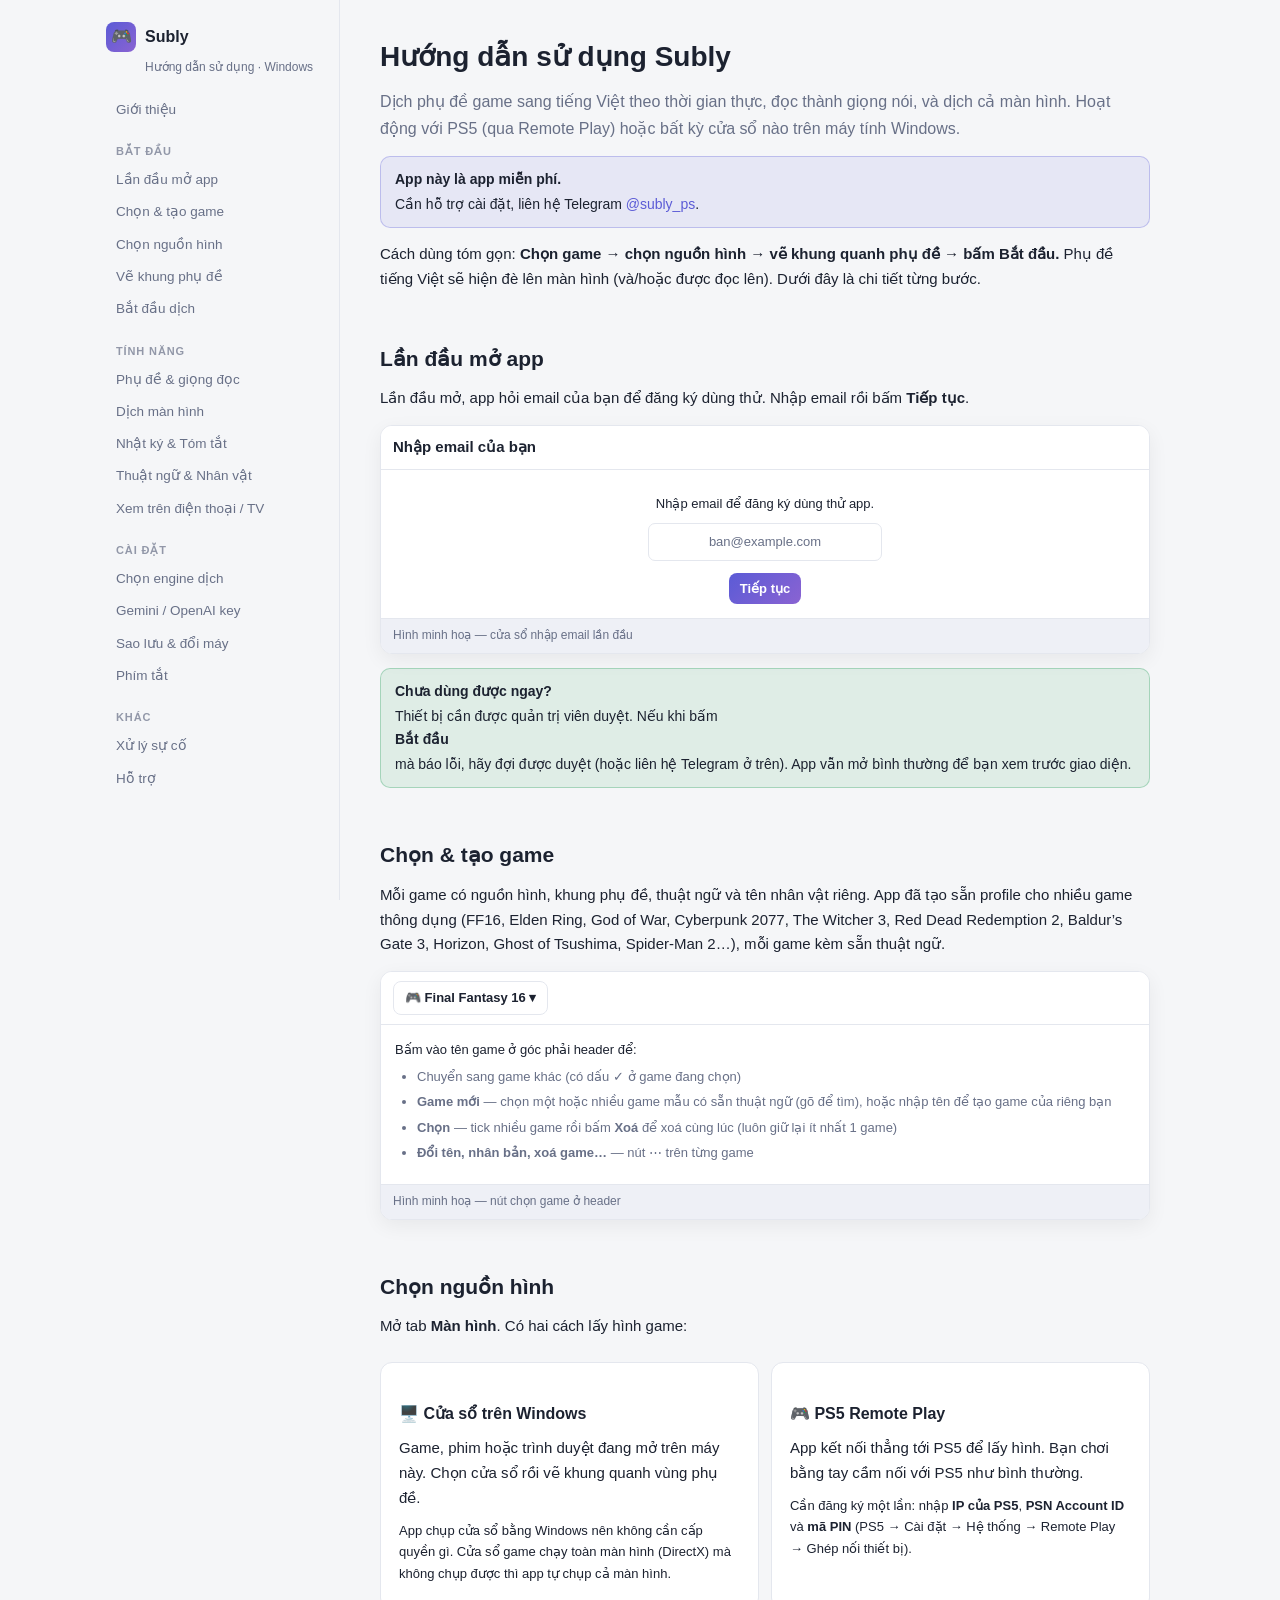
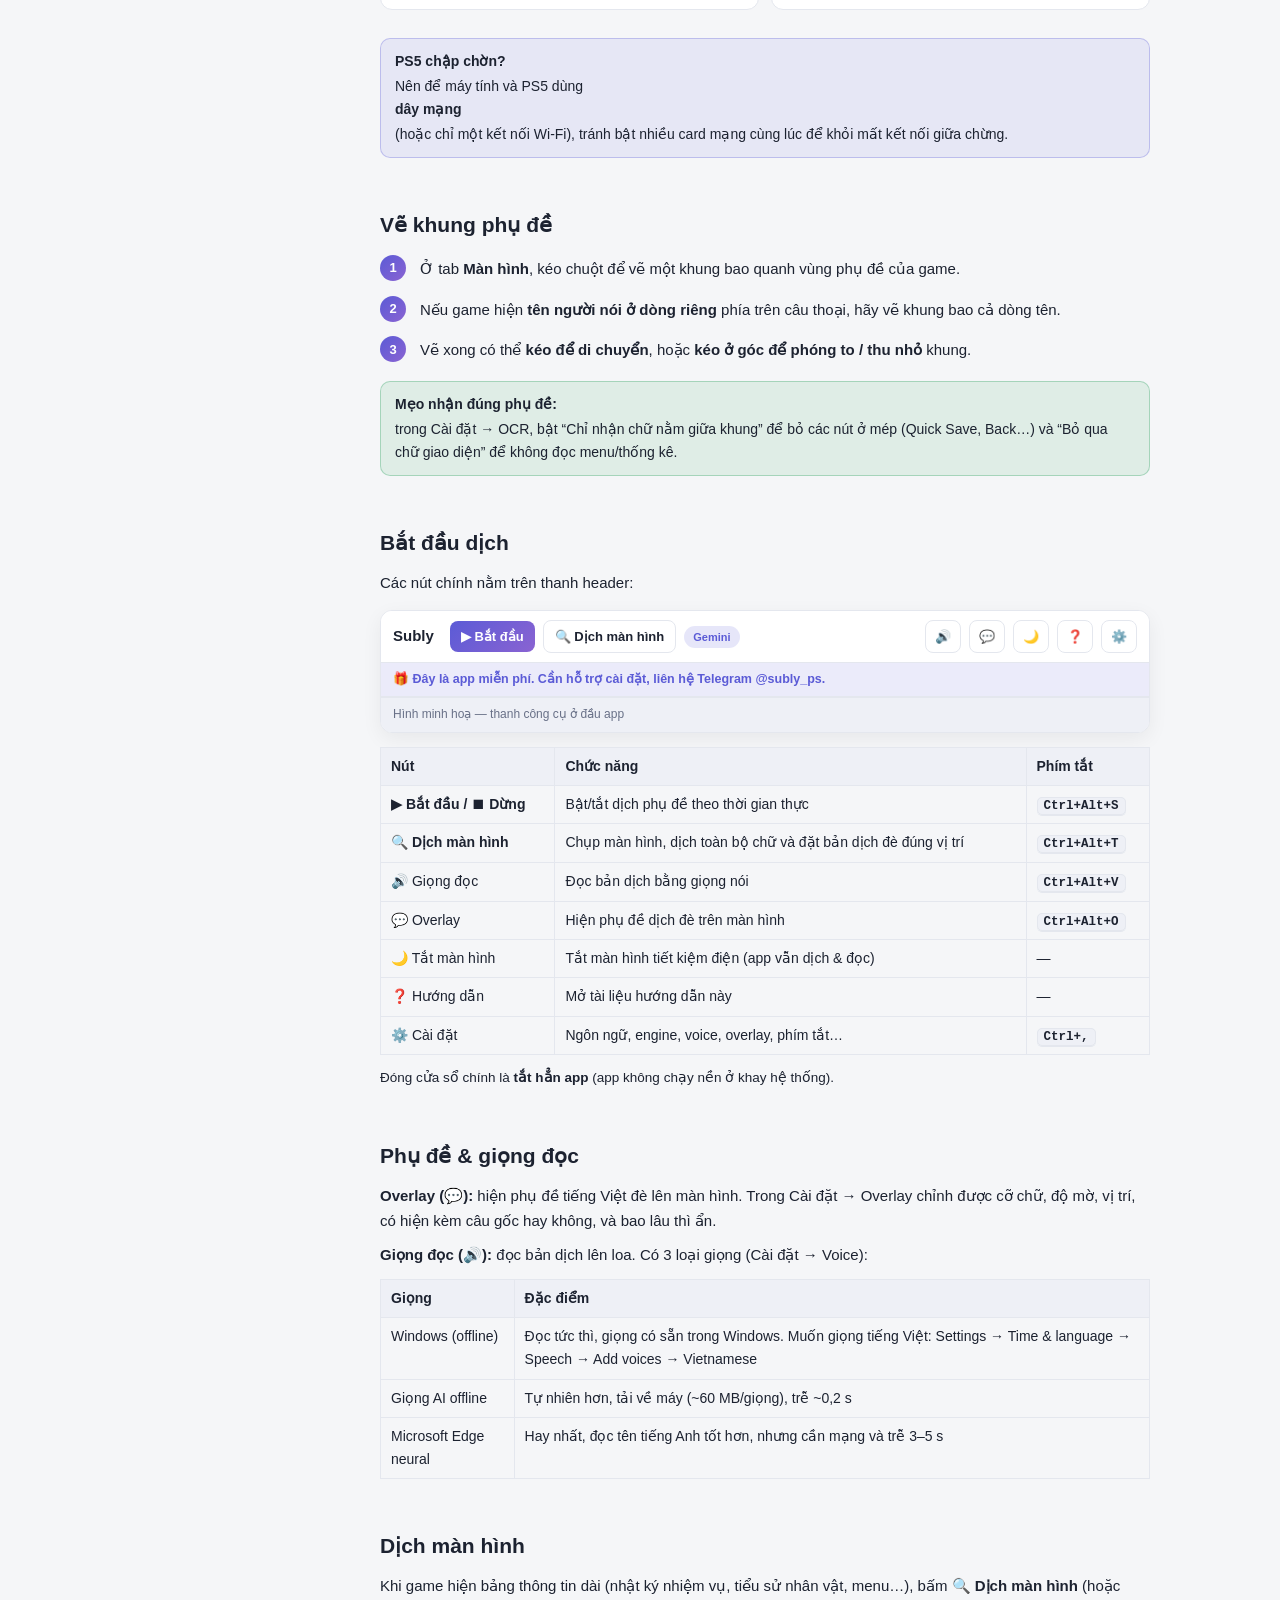
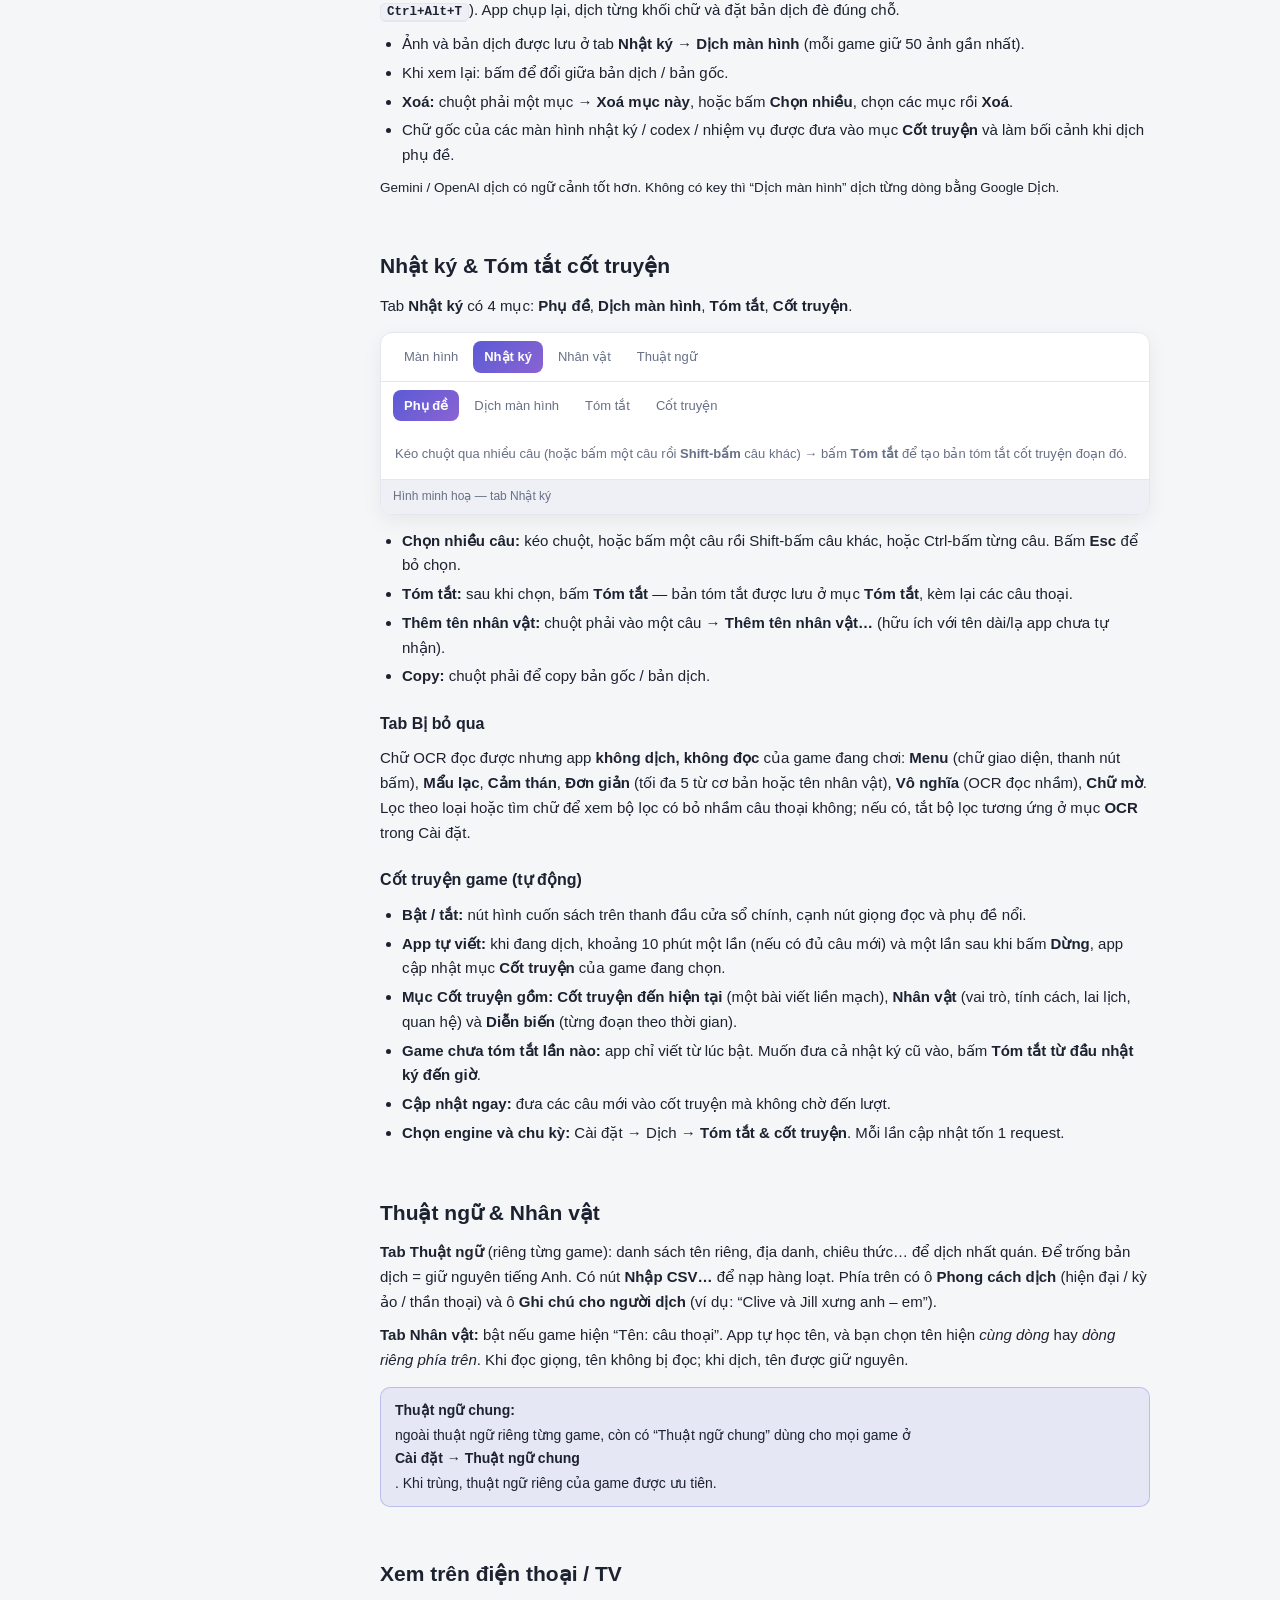
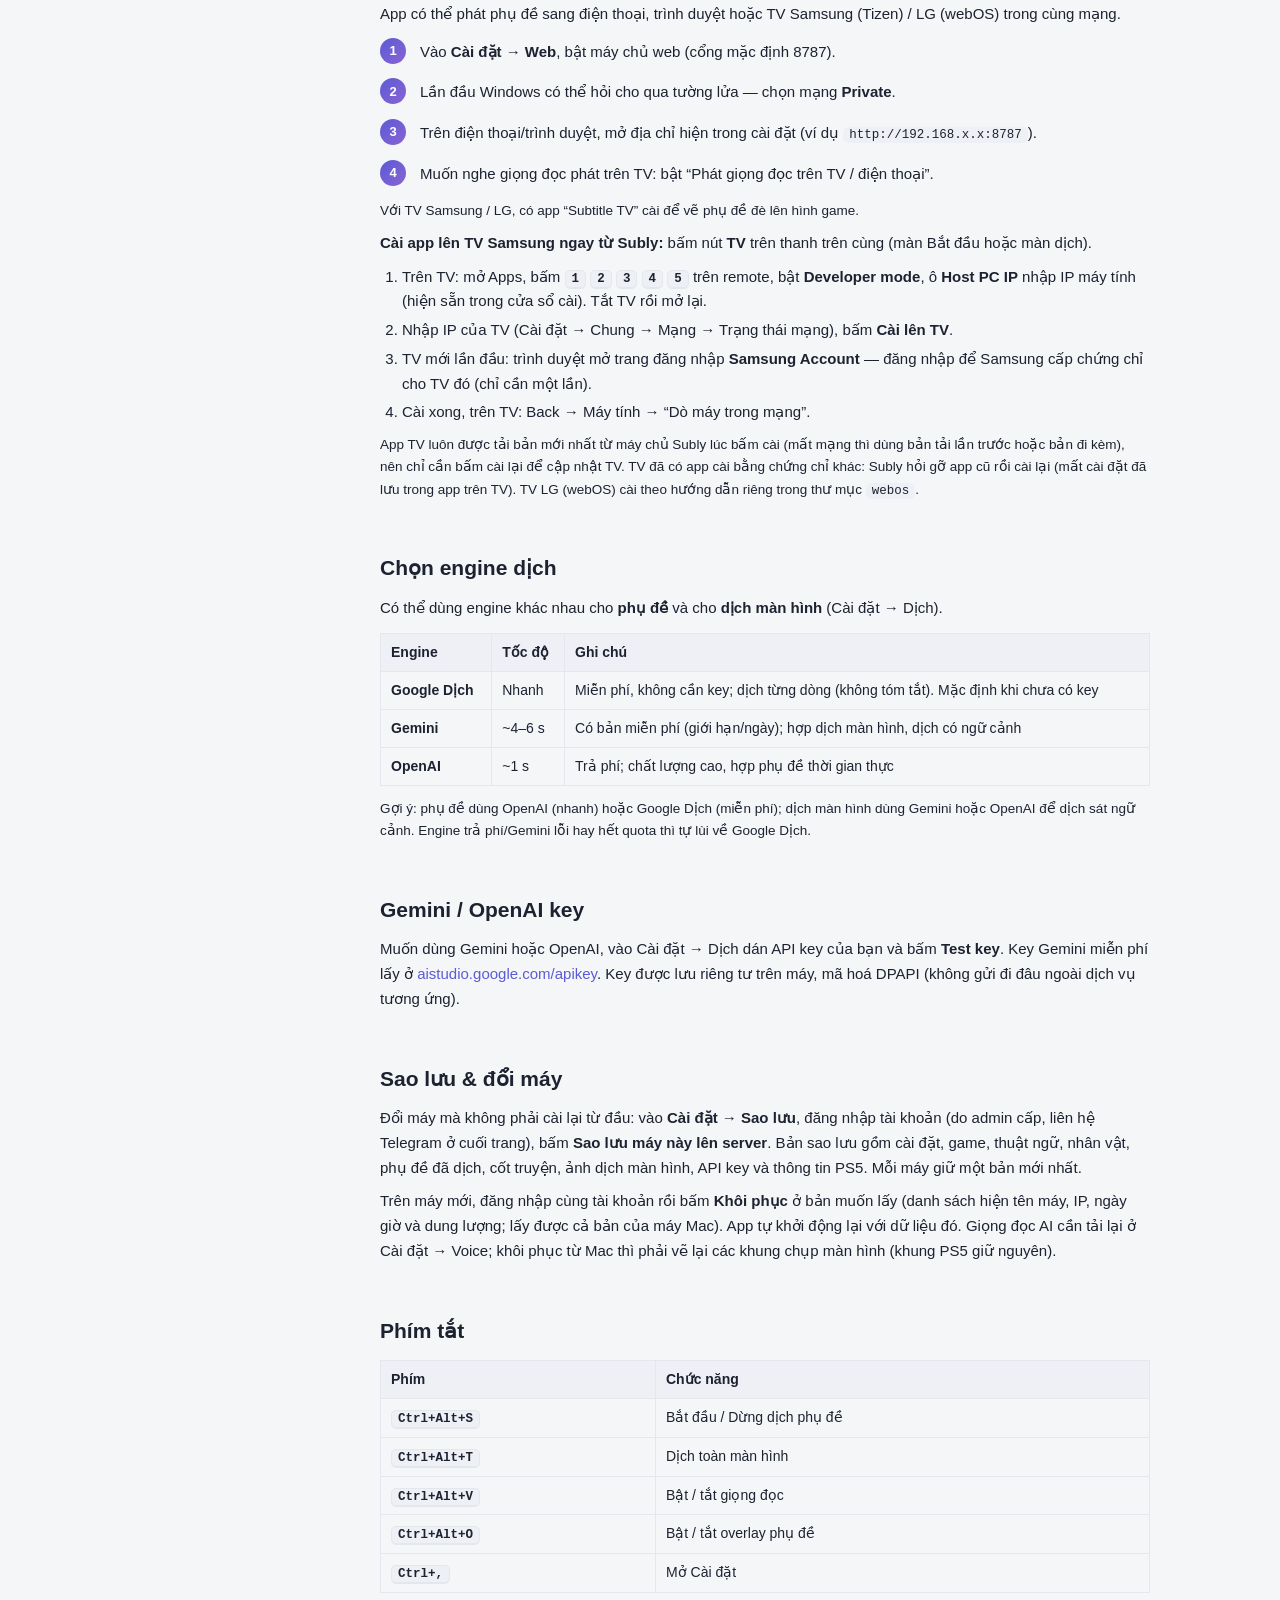
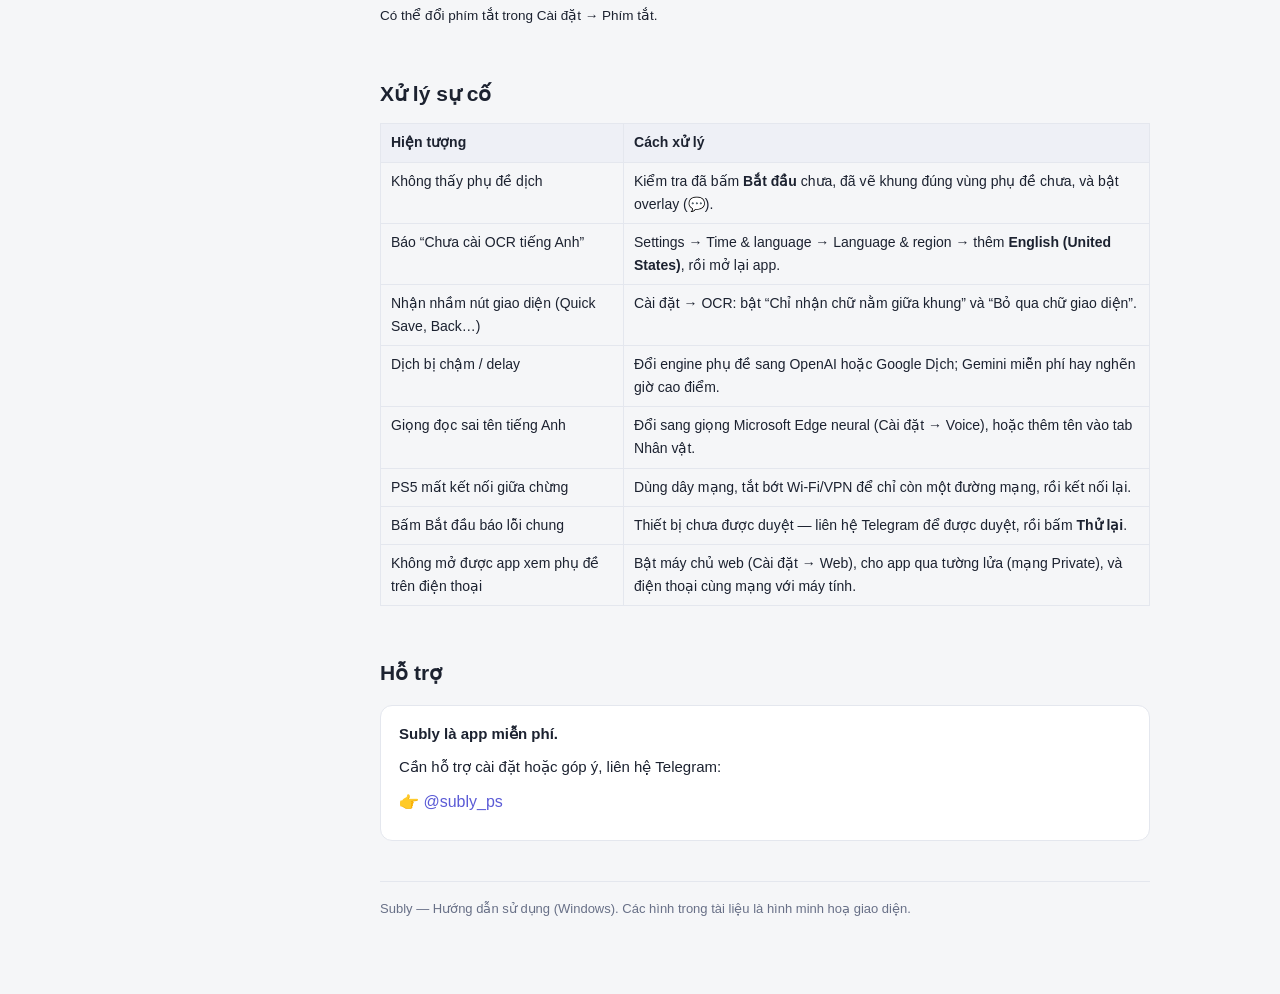
<file: windows/ScreenTranslator/Resources/guide/index.html>
<!doctype html>
<html lang="vi">
<head>
<meta charset="utf-8">
<meta name="viewport" content="width=device-width, initial-scale=1">
<title>Hướng dẫn sử dụng Subly</title>
<style>
  :root{
    --bg:#f5f6f8; --panel:#ffffff; --text:#1c2230; --muted:#687087; --line:#e4e7ee;
    --accent:#5b5bd6; --accent2:#8a63d2; --ok:#1f9d55; --warn:#c77700; --danger:#d64545;
    --code:#eef0f6; --radius:12px;
  }
  @media (prefers-color-scheme:dark){
    :root{ --bg:#14161b; --panel:#1b1e25; --text:#e7e9ee; --muted:#9097a6; --line:#2b2f39;
           --code:#23262f; }
  }
  *{box-sizing:border-box}
  html{scroll-behavior:smooth}
  body{margin:0;background:var(--bg);color:var(--text);
       font:15px/1.65 "Segoe UI",-apple-system,Roboto,"Helvetica Neue",sans-serif}
  a{color:var(--accent);text-decoration:none}
  a:hover{text-decoration:underline}
  .wrap{display:grid;grid-template-columns:250px 1fr;max-width:1100px;margin:0 auto;gap:0}
  /* Sidebar */
  nav.toc{position:sticky;top:0;align-self:start;height:100vh;overflow:auto;
          padding:22px 16px;border-right:1px solid var(--line)}
  nav.toc .brand{display:flex;align-items:center;gap:9px;margin-bottom:6px}
  nav.toc .brand .logo{width:30px;height:30px;border-radius:8px;
       background:linear-gradient(135deg,var(--accent),var(--accent2));
       display:flex;align-items:center;justify-content:center;color:#fff;font-size:17px}
  nav.toc .brand b{font-size:16px}
  nav.toc .ver{color:var(--muted);font-size:12px;margin:0 0 16px 39px}
  nav.toc a{display:block;color:var(--muted);padding:5px 10px;border-radius:7px;font-size:13.5px}
  nav.toc a:hover{background:var(--line);text-decoration:none;color:var(--text)}
  nav.toc .grp{font-size:11px;font-weight:700;letter-spacing:.08em;text-transform:uppercase;
       color:var(--muted);margin:16px 10px 4px;opacity:.7}
  main{padding:34px 40px 80px;min-width:0}
  h1{font-size:28px;margin:0 0 6px}
  h2{font-size:21px;margin:40px 0 10px;padding-top:10px;scroll-margin-top:16px}
  h3{font-size:16px;margin:22px 0 6px}
  .lead{color:var(--muted);font-size:16px;margin-bottom:8px}
  p{margin:9px 0}
  ul,ol{margin:9px 0;padding-left:22px}
  li{margin:4px 0}
  code,kbd{background:var(--code);border-radius:5px;padding:1px 6px;font-family:ui-monospace,Consolas,Menlo,monospace;font-size:12.5px}
  kbd{border:1px solid var(--line);box-shadow:0 1px 0 var(--line);font-weight:600}
  .card{background:var(--panel);border:1px solid var(--line);border-radius:var(--radius);padding:16px 18px;margin:14px 0}
  .note,.tip,.warn{border-radius:10px;padding:11px 14px;margin:14px 0;font-size:14px;border:1px solid}
  .note{background:color-mix(in srgb,var(--accent) 9%,transparent);border-color:color-mix(in srgb,var(--accent) 30%,transparent)}
  .tip{background:color-mix(in srgb,var(--ok) 10%,transparent);border-color:color-mix(in srgb,var(--ok) 30%,transparent)}
  .warn{background:color-mix(in srgb,var(--warn) 12%,transparent);border-color:color-mix(in srgb,var(--warn) 35%,transparent)}
  .note b,.tip b,.warn b{display:block;margin-bottom:2px}
  table{border-collapse:collapse;width:100%;margin:12px 0;font-size:14px}
  th,td{border:1px solid var(--line);padding:7px 10px;text-align:left;vertical-align:top}
  th{background:var(--code);font-weight:600}
  .steps{counter-reset:s;list-style:none;padding:0}
  .steps>li{counter-increment:s;position:relative;padding:4px 0 4px 40px;margin:8px 0}
  .steps>li::before{content:counter(s);position:absolute;left:0;top:2px;width:26px;height:26px;
     border-radius:50%;background:linear-gradient(135deg,var(--accent),var(--accent2));color:#fff;
     display:flex;align-items:center;justify-content:center;font-size:13px;font-weight:700}
  /* Mockup giao diện (vẽ bằng CSS, không phải ảnh thật) */
  .shot{background:var(--panel);border:1px solid var(--line);border-radius:12px;overflow:hidden;margin:14px 0;
        box-shadow:0 6px 20px rgba(0,0,0,.06)}
  .shot .cap{font-size:12px;color:var(--muted);padding:7px 12px;border-top:1px solid var(--line);background:var(--code)}
  .bar{display:flex;align-items:center;gap:8px;padding:9px 12px;background:var(--panel);border-bottom:1px solid var(--line);flex-wrap:wrap}
  .btn{display:inline-flex;align-items:center;gap:6px;border-radius:8px;padding:5px 11px;font-size:13px;font-weight:600;border:1px solid var(--line);background:var(--panel);white-space:nowrap}
  .btn.grad{background:linear-gradient(135deg,var(--accent),var(--accent2));color:#fff;border:0}
  .btn.red{background:linear-gradient(135deg,#e5484d,#c93b40);color:#fff;border:0}
  .btn.ico{padding:5px 9px}
  .pill{font-size:11px;font-weight:700;padding:2px 9px;border-radius:20px;background:color-mix(in srgb,var(--accent) 15%,transparent);color:var(--accent)}
  .tabs{display:flex;gap:4px;padding:8px 12px;border-bottom:1px solid var(--line);flex-wrap:wrap}
  .tabs .t{font-size:13px;padding:5px 11px;border-radius:8px;color:var(--muted)}
  .tabs .t.on{background:linear-gradient(135deg,var(--accent),var(--accent2));color:#fff;font-weight:600}
  .banner{font-size:12.5px;font-weight:600;padding:6px 12px;background:color-mix(in srgb,var(--accent) 12%,transparent);color:var(--accent);border-bottom:1px solid var(--line)}
  .body{padding:14px;color:var(--muted);font-size:13px}
  .kv{display:grid;grid-template-columns:150px 1fr;gap:4px 14px;font-size:13.5px;margin:8px 0}
  .kv b{font-weight:600}
  .grid2{display:grid;grid-template-columns:1fr 1fr;gap:12px}
  @media (max-width:860px){
    .wrap{grid-template-columns:1fr}
    nav.toc{position:static;height:auto;border-right:0;border-bottom:1px solid var(--line)}
    main{padding:24px 18px 60px}
    .grid2{grid-template-columns:1fr}
    .kv{grid-template-columns:1fr}
  }
  footer{color:var(--muted);font-size:13px;border-top:1px solid var(--line);margin-top:40px;padding-top:16px}
</style>
</head>
<body>
<div class="wrap">
<nav class="toc">
  <div class="brand"><span class="logo">🎮</span><b>Subly</b></div>
  <div class="ver">Hướng dẫn sử dụng · Windows</div>
  <a href="#intro">Giới thiệu</a>
  <div class="grp">Bắt đầu</div>
  <a href="#firstrun">Lần đầu mở app</a>
  <a href="#games">Chọn &amp; tạo game</a>
  <a href="#source">Chọn nguồn hình</a>
  <a href="#frame">Vẽ khung phụ đề</a>
  <a href="#run">Bắt đầu dịch</a>
  <div class="grp">Tính năng</div>
  <a href="#overlay">Phụ đề &amp; giọng đọc</a>
  <a href="#screen">Dịch màn hình</a>
  <a href="#log">Nhật ký &amp; Tóm tắt</a>
  <a href="#terms">Thuật ngữ &amp; Nhân vật</a>
  <a href="#tv">Xem trên điện thoại / TV</a>
  <div class="grp">Cài đặt</div>
  <a href="#engines">Chọn engine dịch</a>
  <a href="#keys">Gemini / OpenAI key</a>
  <a href="#backup">Sao lưu &amp; đổi máy</a>
  <a href="#shortcuts">Phím tắt</a>
  <div class="grp">Khác</div>
  <a href="#trouble">Xử lý sự cố</a>
  <a href="#support">Hỗ trợ</a>
</nav>

<main>
  <h1 id="intro">Hướng dẫn sử dụng Subly</h1>
  <p class="lead">Dịch phụ đề game sang tiếng Việt theo thời gian thực, đọc thành giọng nói, và dịch cả màn hình.
  Hoạt động với PS5 (qua Remote Play) hoặc bất kỳ cửa sổ nào trên máy tính Windows.</p>

  <div class="note"><b>App này là app miễn phí.</b>
  Cần hỗ trợ cài đặt, liên hệ Telegram <a href="https://t.me/subly_ps">@subly_ps</a>.</div>

  <p>Cách dùng tóm gọn: <b>Chọn game → chọn nguồn hình → vẽ khung quanh phụ đề → bấm Bắt đầu.</b>
  Phụ đề tiếng Việt sẽ hiện đè lên màn hình (và/hoặc được đọc lên). Dưới đây là chi tiết từng bước.</p>

  <!-- ============ LẦN ĐẦU ============ -->
  <h2 id="firstrun">Lần đầu mở app</h2>
  <p>Lần đầu mở, app hỏi email của bạn để đăng ký dùng thử. Nhập email rồi bấm <b>Tiếp tục</b>.</p>
  <div class="shot">
    <div class="bar"><b>Nhập email của bạn</b></div>
    <div class="body" style="text-align:center">
      <p style="color:var(--text)">Nhập email để đăng ký dùng thử app.</p>
      <div style="display:inline-block;border:1px solid var(--line);border-radius:7px;padding:7px 60px;color:var(--muted)">ban@example.com</div>
      <div style="margin-top:12px"><span class="btn grad">Tiếp tục</span></div>
    </div>
    <div class="cap">Hình minh hoạ — cửa sổ nhập email lần đầu</div>
  </div>
  <div class="tip"><b>Chưa dùng được ngay?</b>
  Thiết bị cần được quản trị viên duyệt. Nếu khi bấm <b>Bắt đầu</b> mà báo lỗi, hãy đợi được duyệt
  (hoặc liên hệ Telegram ở trên). App vẫn mở bình thường để bạn xem trước giao diện.</div>

  <!-- ============ GAME ============ -->
  <h2 id="games">Chọn &amp; tạo game</h2>
  <p>Mỗi game có nguồn hình, khung phụ đề, thuật ngữ và tên nhân vật riêng. App đã tạo sẵn
  profile cho nhiều game thông dụng (FF16, Elden Ring, God of War, Cyberpunk 2077, The Witcher 3,
  Red Dead Redemption 2, Baldur’s Gate 3, Horizon, Ghost of Tsushima, Spider-Man 2…), mỗi game kèm sẵn thuật ngữ.</p>
  <div class="shot">
    <div class="bar">
      <span class="btn">🎮 Final Fantasy 16 ▾</span>
    </div>
    <div class="body">
      <div style="color:var(--text)">Bấm vào tên game ở góc phải header để:</div>
      <ul style="margin:6px 0">
        <li>Chuyển sang game khác (có dấu ✓ ở game đang chọn)</li>
        <li><b>Game mới</b> — chọn một hoặc nhiều game mẫu có sẵn thuật ngữ (gõ để tìm), hoặc nhập tên để tạo game của riêng bạn</li>
        <li><b>Chọn</b> — tick nhiều game rồi bấm <b>Xoá</b> để xoá cùng lúc (luôn giữ lại ít nhất 1 game)</li>
        <li><b>Đổi tên, nhân bản, xoá game…</b> — nút ⋯ trên từng game</li>
      </ul>
    </div>
    <div class="cap">Hình minh hoạ — nút chọn game ở header</div>
  </div>

  <!-- ============ NGUỒN HÌNH ============ -->
  <h2 id="source">Chọn nguồn hình</h2>
  <p>Mở tab <b>Màn hình</b>. Có hai cách lấy hình game:</p>
  <div class="grid2">
    <div class="card">
      <h3>🖥️ Cửa sổ trên Windows</h3>
      <p>Game, phim hoặc trình duyệt đang mở trên máy này. Chọn cửa sổ rồi vẽ khung quanh vùng phụ đề.</p>
      <p class="muted" style="font-size:13px">App chụp cửa sổ bằng Windows nên không cần cấp quyền gì. Cửa sổ game
      chạy toàn màn hình (DirectX) mà không chụp được thì app tự chụp cả màn hình.</p>
    </div>
    <div class="card">
      <h3>🎮 PS5 Remote Play</h3>
      <p>App kết nối thẳng tới PS5 để lấy hình. Bạn chơi bằng tay cầm nối với PS5 như bình thường.</p>
      <p class="muted" style="font-size:13px">Cần đăng ký một lần: nhập <b>IP của PS5</b>, <b>PSN Account ID</b> và <b>mã PIN</b>
      (PS5 → Cài đặt → Hệ thống → Remote Play → Ghép nối thiết bị).</p>
    </div>
  </div>
  <div class="note"><b>PS5 chập chờn?</b> Nên để máy tính và PS5 dùng <b>dây mạng</b> (hoặc chỉ một kết nối Wi-Fi),
  tránh bật nhiều card mạng cùng lúc để khỏi mất kết nối giữa chừng.</div>

  <!-- ============ KHUNG ============ -->
  <h2 id="frame">Vẽ khung phụ đề</h2>
  <ol class="steps">
    <li>Ở tab <b>Màn hình</b>, kéo chuột để vẽ một khung bao quanh vùng phụ đề của game.</li>
    <li>Nếu game hiện <b>tên người nói ở dòng riêng</b> phía trên câu thoại, hãy vẽ khung bao cả dòng tên.</li>
    <li>Vẽ xong có thể <b>kéo để di chuyển</b>, hoặc <b>kéo ở góc để phóng to / thu nhỏ</b> khung.</li>
  </ol>
  <div class="tip"><b>Mẹo nhận đúng phụ đề:</b> trong Cài đặt → OCR, bật
  “Chỉ nhận chữ nằm giữa khung” để bỏ các nút ở mép (Quick Save, Back…) và
  “Bỏ qua chữ giao diện” để không đọc menu/thống kê.</div>

  <!-- ============ CHẠY ============ -->
  <h2 id="run">Bắt đầu dịch</h2>
  <p>Các nút chính nằm trên thanh header:</p>
  <div class="shot">
    <div class="bar">
      <b style="margin-right:8px">Subly</b>
      <span class="btn grad">▶ Bắt đầu</span>
      <span class="btn">🔍 Dịch màn hình</span>
      <span class="pill">Gemini</span>
      <span style="flex:1"></span>
      <span class="btn ico">🔊</span>
      <span class="btn ico">💬</span>
      <span class="btn ico">🌙</span>
      <span class="btn ico">❓</span>
      <span class="btn ico">⚙️</span>
    </div>
    <div class="banner">🎁 Đây là app miễn phí. Cần hỗ trợ cài đặt, liên hệ Telegram @subly_ps.</div>
    <div class="cap">Hình minh hoạ — thanh công cụ ở đầu app</div>
  </div>
  <table>
    <tr><th>Nút</th><th>Chức năng</th><th>Phím tắt</th></tr>
    <tr><td><b>▶ Bắt đầu / ⏹ Dừng</b></td><td>Bật/tắt dịch phụ đề theo thời gian thực</td><td><kbd>Ctrl+Alt+S</kbd></td></tr>
    <tr><td>🔍 <b>Dịch màn hình</b></td><td>Chụp màn hình, dịch toàn bộ chữ và đặt bản dịch đè đúng vị trí</td><td><kbd>Ctrl+Alt+T</kbd></td></tr>
    <tr><td>🔊 Giọng đọc</td><td>Đọc bản dịch bằng giọng nói</td><td><kbd>Ctrl+Alt+V</kbd></td></tr>
    <tr><td>💬 Overlay</td><td>Hiện phụ đề dịch đè trên màn hình</td><td><kbd>Ctrl+Alt+O</kbd></td></tr>
    <tr><td>🌙 Tắt màn hình</td><td>Tắt màn hình tiết kiệm điện (app vẫn dịch &amp; đọc)</td><td>—</td></tr>
    <tr><td>❓ Hướng dẫn</td><td>Mở tài liệu hướng dẫn này</td><td>—</td></tr>
    <tr><td>⚙️ Cài đặt</td><td>Ngôn ngữ, engine, voice, overlay, phím tắt…</td><td><kbd>Ctrl+,</kbd></td></tr>
  </table>
  <p class="muted" style="font-size:13.5px">Đóng cửa sổ chính là <b>tắt hẳn app</b> (app không chạy nền ở khay hệ thống).</p>

  <!-- ============ OVERLAY / VOICE ============ -->
  <h2 id="overlay">Phụ đề &amp; giọng đọc</h2>
  <p><b>Overlay (💬):</b> hiện phụ đề tiếng Việt đè lên màn hình. Trong Cài đặt → Overlay chỉnh được cỡ chữ,
  độ mờ, vị trí, có hiện kèm câu gốc hay không, và bao lâu thì ẩn.</p>
  <p><b>Giọng đọc (🔊):</b> đọc bản dịch lên loa. Có 3 loại giọng (Cài đặt → Voice):</p>
  <table>
    <tr><th>Giọng</th><th>Đặc điểm</th></tr>
    <tr><td>Windows (offline)</td><td>Đọc tức thì, giọng có sẵn trong Windows. Muốn giọng tiếng Việt: Settings → Time &amp; language → Speech → Add voices → Vietnamese</td></tr>
    <tr><td>Giọng AI offline</td><td>Tự nhiên hơn, tải về máy (~60 MB/giọng), trễ ~0,2 s</td></tr>
    <tr><td>Microsoft Edge neural</td><td>Hay nhất, đọc tên tiếng Anh tốt hơn, nhưng cần mạng và trễ 3–5 s</td></tr>
  </table>

  <!-- ============ DỊCH MÀN HÌNH ============ -->
  <h2 id="screen">Dịch màn hình</h2>
  <p>Khi game hiện bảng thông tin dài (nhật ký nhiệm vụ, tiểu sử nhân vật, menu…), bấm <b>🔍 Dịch màn hình</b>
  (hoặc <kbd>Ctrl+Alt+T</kbd>). App chụp lại, dịch từng khối chữ và đặt bản dịch đè đúng chỗ.</p>
  <ul>
    <li>Ảnh và bản dịch được lưu ở tab <b>Nhật ký → Dịch màn hình</b> (mỗi game giữ 50 ảnh gần nhất).</li>
    <li>Khi xem lại: bấm để đổi giữa bản dịch / bản gốc.</li>
    <li><b>Xoá:</b> chuột phải một mục → <b>Xoá mục này</b>, hoặc bấm <b>Chọn nhiều</b>, chọn các mục rồi <b>Xoá</b>.</li>
    <li>Chữ gốc của các màn hình nhật ký / codex / nhiệm vụ được đưa vào mục <b>Cốt truyện</b> và làm bối cảnh khi dịch phụ đề.</li>
  </ul>
  <p class="muted" style="font-size:13.5px">Gemini / OpenAI dịch có ngữ cảnh tốt hơn. Không có key thì
  “Dịch màn hình” dịch từng dòng bằng Google Dịch.</p>

  <!-- ============ NHẬT KÝ / TÓM TẮT ============ -->
  <h2 id="log">Nhật ký &amp; Tóm tắt cốt truyện</h2>
  <p>Tab <b>Nhật ký</b> có 4 mục: <b>Phụ đề</b>, <b>Dịch màn hình</b>, <b>Tóm tắt</b>, <b>Cốt truyện</b>.</p>
  <div class="shot">
    <div class="tabs"><span class="t">Màn hình</span><span class="t on">Nhật ký</span><span class="t">Nhân vật</span><span class="t">Thuật ngữ</span></div>
    <div class="tabs" style="border-bottom:0"><span class="t on">Phụ đề</span><span class="t">Dịch màn hình</span><span class="t">Tóm tắt</span><span class="t">Cốt truyện</span></div>
    <div class="body">Kéo chuột qua nhiều câu (hoặc bấm một câu rồi <b>Shift-bấm</b> câu khác) → bấm <b>Tóm tắt</b> để tạo bản tóm tắt cốt truyện đoạn đó.</div>
    <div class="cap">Hình minh hoạ — tab Nhật ký</div>
  </div>
  <ul>
    <li><b>Chọn nhiều câu:</b> kéo chuột, hoặc bấm một câu rồi Shift-bấm câu khác, hoặc Ctrl-bấm từng câu. Bấm <b>Esc</b> để bỏ chọn.</li>
    <li><b>Tóm tắt:</b> sau khi chọn, bấm <b>Tóm tắt</b> — bản tóm tắt được lưu ở mục <b>Tóm tắt</b>, kèm lại các câu thoại.</li>
    <li><b>Thêm tên nhân vật:</b> chuột phải vào một câu → <b>Thêm tên nhân vật…</b> (hữu ích với tên dài/lạ app chưa tự nhận).</li>
    <li><b>Copy:</b> chuột phải để copy bản gốc / bản dịch.</li>
  </ul>
  <h3>Tab Bị bỏ qua</h3>
  <p>Chữ OCR đọc được nhưng app <b>không dịch, không đọc</b> của game đang chơi: <b>Menu</b> (chữ giao diện, thanh nút bấm),
  <b>Mẩu lạc</b>, <b>Cảm thán</b>, <b>Đơn giản</b> (tối đa 5 từ cơ bản hoặc tên nhân vật), <b>Vô nghĩa</b> (OCR đọc nhầm),
  <b>Chữ mờ</b>. Lọc theo loại hoặc tìm chữ để xem bộ lọc có bỏ nhầm câu thoại không; nếu có, tắt bộ lọc tương ứng ở
  mục <b>OCR</b> trong Cài đặt.</p>
  <h3>Cốt truyện game (tự động)</h3>
  <ul>
    <li><b>Bật / tắt:</b> nút hình cuốn sách trên thanh đầu cửa sổ chính, cạnh nút giọng đọc và phụ đề nổi.</li>
    <li><b>App tự viết:</b> khi đang dịch, khoảng 10 phút một lần (nếu có đủ câu mới) và một lần sau khi bấm <b>Dừng</b>, app cập nhật mục <b>Cốt truyện</b> của game đang chọn.</li>
    <li><b>Mục Cốt truyện gồm:</b> <b>Cốt truyện đến hiện tại</b> (một bài viết liền mạch), <b>Nhân vật</b> (vai trò, tính cách, lai lịch, quan hệ) và <b>Diễn biến</b> (từng đoạn theo thời gian).</li>
    <li><b>Game chưa tóm tắt lần nào:</b> app chỉ viết từ lúc bật. Muốn đưa cả nhật ký cũ vào, bấm <b>Tóm tắt từ đầu nhật ký đến giờ</b>.</li>
    <li><b>Cập nhật ngay:</b> đưa các câu mới vào cốt truyện mà không chờ đến lượt.</li>
    <li><b>Chọn engine và chu kỳ:</b> Cài đặt → Dịch → <b>Tóm tắt &amp; cốt truyện</b>. Mỗi lần cập nhật tốn 1 request.</li>
  </ul>

  <!-- ============ THUẬT NGỮ ============ -->
  <h2 id="terms">Thuật ngữ &amp; Nhân vật</h2>
  <p><b>Tab Thuật ngữ</b> (riêng từng game): danh sách tên riêng, địa danh, chiêu thức… để dịch nhất quán.
  Để trống bản dịch = giữ nguyên tiếng Anh. Có nút <b>Nhập CSV…</b> để nạp hàng loạt.
  Phía trên có ô <b>Phong cách dịch</b> (hiện đại / kỳ ảo / thần thoại) và ô <b>Ghi chú cho người dịch</b>
  (ví dụ: “Clive và Jill xưng anh – em”).</p>
  <p><b>Tab Nhân vật:</b> bật nếu game hiện “Tên: câu thoại”. App tự học tên, và bạn chọn tên hiện
  <i>cùng dòng</i> hay <i>dòng riêng phía trên</i>. Khi đọc giọng, tên không bị đọc; khi dịch, tên được giữ nguyên.</p>
  <div class="note"><b>Thuật ngữ chung:</b> ngoài thuật ngữ riêng từng game, còn có “Thuật ngữ chung” dùng cho mọi game
  ở <b>Cài đặt → Thuật ngữ chung</b>. Khi trùng, thuật ngữ riêng của game được ưu tiên.</div>

  <!-- ============ TV ============ -->
  <h2 id="tv">Xem trên điện thoại / TV</h2>
  <p>App có thể phát phụ đề sang điện thoại, trình duyệt hoặc TV Samsung (Tizen) / LG (webOS) trong cùng mạng.</p>
  <ol class="steps">
    <li>Vào <b>Cài đặt → Web</b>, bật máy chủ web (cổng mặc định 8787).</li>
    <li>Lần đầu Windows có thể hỏi cho qua tường lửa — chọn mạng <b>Private</b>.</li>
    <li>Trên điện thoại/trình duyệt, mở địa chỉ hiện trong cài đặt (ví dụ <code>http://192.168.x.x:8787</code>).</li>
    <li>Muốn nghe giọng đọc phát trên TV: bật “Phát giọng đọc trên TV / điện thoại”.</li>
  </ol>
  <p class="muted" style="font-size:13.5px">Với TV Samsung / LG, có app “Subtitle TV” cài để vẽ phụ đề đè lên hình game.</p>
  <p><b>Cài app lên TV Samsung ngay từ Subly:</b> bấm nút <b>TV</b> trên thanh trên cùng (màn Bắt đầu hoặc màn dịch).</p>
  <ol>
    <li>Trên TV: mở Apps, bấm <kbd>1</kbd> <kbd>2</kbd> <kbd>3</kbd> <kbd>4</kbd> <kbd>5</kbd> trên remote, bật <b>Developer mode</b>, ô <b>Host PC IP</b> nhập IP máy tính (hiện sẵn trong cửa sổ cài). Tắt TV rồi mở lại.</li>
    <li>Nhập IP của TV (Cài đặt → Chung → Mạng → Trạng thái mạng), bấm <b>Cài lên TV</b>.</li>
    <li>TV mới lần đầu: trình duyệt mở trang đăng nhập <b>Samsung Account</b> — đăng nhập để Samsung cấp chứng chỉ cho TV đó (chỉ cần một lần).</li>
    <li>Cài xong, trên TV: Back → Máy tính → “Dò máy trong mạng”.</li>
  </ol>
  <p class="muted" style="font-size:13.5px">App TV luôn được tải bản mới nhất từ máy chủ Subly lúc bấm cài (mất mạng thì dùng bản tải lần trước hoặc bản đi kèm), nên chỉ cần bấm cài lại để cập nhật TV. TV đã có app cài bằng chứng chỉ khác: Subly hỏi gỡ app cũ rồi cài lại (mất cài đặt đã lưu trong app trên TV). TV LG (webOS) cài theo hướng dẫn riêng trong thư mục <code>webos</code>.</p>

  <!-- ============ ENGINE ============ -->
  <h2 id="engines">Chọn engine dịch</h2>
  <p>Có thể dùng engine khác nhau cho <b>phụ đề</b> và cho <b>dịch màn hình</b> (Cài đặt → Dịch).</p>
  <table>
    <tr><th>Engine</th><th>Tốc độ</th><th>Ghi chú</th></tr>
    <tr><td><b>Google Dịch</b></td><td>Nhanh</td><td>Miễn phí, không cần key; dịch từng dòng (không tóm tắt). Mặc định khi chưa có key</td></tr>
    <tr><td><b>Gemini</b></td><td>~4–6 s</td><td>Có bản miễn phí (giới hạn/ngày); hợp dịch màn hình, dịch có ngữ cảnh</td></tr>
    <tr><td><b>OpenAI</b></td><td>~1 s</td><td>Trả phí; chất lượng cao, hợp phụ đề thời gian thực</td></tr>
  </table>
  <p class="muted" style="font-size:13.5px">Gợi ý: phụ đề dùng OpenAI (nhanh) hoặc Google Dịch (miễn phí);
  dịch màn hình dùng Gemini hoặc OpenAI để dịch sát ngữ cảnh. Engine trả phí/Gemini lỗi hay hết quota thì tự lùi về Google Dịch.</p>

  <h2 id="keys">Gemini / OpenAI key</h2>
  <p>Muốn dùng Gemini hoặc OpenAI, vào Cài đặt → Dịch dán API key của bạn và bấm <b>Test key</b>.
  Key Gemini miễn phí lấy ở <a href="https://aistudio.google.com/apikey">aistudio.google.com/apikey</a>.
  Key được lưu riêng tư trên máy, mã hoá DPAPI (không gửi đi đâu ngoài dịch vụ tương ứng).</p>

  <h2 id="backup">Sao lưu &amp; đổi máy</h2>
  <p>Đổi máy mà không phải cài lại từ đầu: vào <b>Cài đặt → Sao lưu</b>, đăng nhập tài khoản (do admin cấp, liên hệ
  Telegram ở cuối trang), bấm <b>Sao lưu máy này lên server</b>. Bản sao lưu gồm cài đặt, game, thuật ngữ, nhân vật,
  phụ đề đã dịch, cốt truyện, ảnh dịch màn hình, API key và thông tin PS5. Mỗi máy giữ một bản mới nhất.</p>
  <p>Trên máy mới, đăng nhập cùng tài khoản rồi bấm <b>Khôi phục</b> ở bản muốn lấy (danh sách hiện tên máy, IP, ngày
  giờ và dung lượng; lấy được cả bản của máy Mac). App tự khởi động lại với dữ liệu đó. Giọng đọc AI cần tải lại ở
  Cài đặt → Voice; khôi phục từ Mac thì phải vẽ lại các khung chụp màn hình (khung PS5 giữ nguyên).</p>

  <!-- ============ PHÍM TẮT ============ -->
  <h2 id="shortcuts">Phím tắt</h2>
  <table>
    <tr><th>Phím</th><th>Chức năng</th></tr>
    <tr><td><kbd>Ctrl+Alt+S</kbd></td><td>Bắt đầu / Dừng dịch phụ đề</td></tr>
    <tr><td><kbd>Ctrl+Alt+T</kbd></td><td>Dịch toàn màn hình</td></tr>
    <tr><td><kbd>Ctrl+Alt+V</kbd></td><td>Bật / tắt giọng đọc</td></tr>
    <tr><td><kbd>Ctrl+Alt+O</kbd></td><td>Bật / tắt overlay phụ đề</td></tr>
    <tr><td><kbd>Ctrl+,</kbd></td><td>Mở Cài đặt</td></tr>
  </table>
  <p class="muted" style="font-size:13.5px">Có thể đổi phím tắt trong Cài đặt → Phím tắt.</p>

  <!-- ============ SỰ CỐ ============ -->
  <h2 id="trouble">Xử lý sự cố</h2>
  <table>
    <tr><th>Hiện tượng</th><th>Cách xử lý</th></tr>
    <tr><td>Không thấy phụ đề dịch</td><td>Kiểm tra đã bấm <b>Bắt đầu</b> chưa, đã vẽ khung đúng vùng phụ đề chưa, và bật overlay (💬).</td></tr>
    <tr><td>Báo “Chưa cài OCR tiếng Anh”</td><td>Settings → Time &amp; language → Language &amp; region → thêm <b>English (United States)</b>, rồi mở lại app.</td></tr>
    <tr><td>Nhận nhầm nút giao diện (Quick Save, Back…)</td><td>Cài đặt → OCR: bật “Chỉ nhận chữ nằm giữa khung” và “Bỏ qua chữ giao diện”.</td></tr>
    <tr><td>Dịch bị chậm / delay</td><td>Đổi engine phụ đề sang OpenAI hoặc Google Dịch; Gemini miễn phí hay nghẽn giờ cao điểm.</td></tr>
    <tr><td>Giọng đọc sai tên tiếng Anh</td><td>Đổi sang giọng Microsoft Edge neural (Cài đặt → Voice), hoặc thêm tên vào tab Nhân vật.</td></tr>
    <tr><td>PS5 mất kết nối giữa chừng</td><td>Dùng dây mạng, tắt bớt Wi-Fi/VPN để chỉ còn một đường mạng, rồi kết nối lại.</td></tr>
    <tr><td>Bấm Bắt đầu báo lỗi chung</td><td>Thiết bị chưa được duyệt — liên hệ Telegram để được duyệt, rồi bấm <b>Thử lại</b>.</td></tr>
    <tr><td>Không mở được app xem phụ đề trên điện thoại</td><td>Bật máy chủ web (Cài đặt → Web), cho app qua tường lửa (mạng Private), và điện thoại cùng mạng với máy tính.</td></tr>
  </table>

  <!-- ============ HỖ TRỢ ============ -->
  <h2 id="support">Hỗ trợ</h2>
  <div class="card">
    <p style="margin-top:0"><b>Subly là app miễn phí.</b></p>
    <p>Cần hỗ trợ cài đặt hoặc góp ý, liên hệ Telegram:</p>
    <p style="font-size:16px">👉 <a href="https://t.me/subly_ps">@subly_ps</a></p>
  </div>

  <footer>
    Subly — Hướng dẫn sử dụng (Windows). Các hình trong tài liệu là hình minh hoạ giao diện.
  </footer>
</main>
</div>
</body>
</html>
</file>
<file: windows/tizen/SubtitleTV/style.css>
/* Trang nền đen: phần không có video (dải phụ đề) là màu đen như viền phim. */
html, body { margin: 0; width: 1920px; height: 1080px; overflow: hidden; background: #000; color: #fff;
             font-family: "SamsungOne", "Samsung Sans", sans-serif; }
.hidden { display: none !important; }

/* Dải phụ đề, ngay dưới (hoặc trên) hình HDMI. Lớp video của TV luôn nằm trên đồ hoạ nên chữ chỉ hiện được ở dải này. */
#sub { position: absolute; left: 0; right: 0; bottom: 0; height: 110px; overflow: hidden;
       display: flex; flex-direction: column; justify-content: center; align-items: center; text-align: center; padding: 0 60px; box-sizing: border-box; }
#sub.top { top: 0; bottom: auto; }
#sub .tr { font-size: 44px; font-weight: 600; line-height: 1.3; }
#sub .src { font-size: 24px; opacity: .65; line-height: 1.15; margin-top: 2px; }
#sub .name { font-weight: 800; }

/* Thông báo ngắn, nằm trong dải phụ đề. */
#toast { position: absolute; left: 50px; bottom: 0; max-width: 520px; white-space: nowrap; overflow: hidden; text-overflow: ellipsis;
         font-size: 16px; color: #ff9b8f; padding: 0 10px; background: #000; }
#toast.top { top: 0; bottom: auto; }

/* Menu toàn màn hình (lúc mở menu, hình HDMI được tạm ẩn). */
#menu { position: absolute; inset: 0; left: 0; top: 0; width: 1920px; height: 1080px;
        background: linear-gradient(135deg, #12131c 0%, #1b2233 60%, #13302e 100%); display: flex; }
#menu .side { width: 620px; padding: 80px 70px; box-sizing: border-box; }
#menu .logo { font-size: 54px; font-weight: 800; letter-spacing: .5px; }
#menu .logo span { background: linear-gradient(90deg, #616ffa, #29c2b3); -webkit-background-clip: text; color: transparent; }
#menu .hint { margin-top: 26px; font-size: 24px; line-height: 1.6; opacity: .65; }
#menu .status { margin-top: 40px; font-size: 24px; line-height: 1.7; }
#menu .main { flex: 1; position: relative; margin: 60px 90px 50px 20px; overflow: hidden; }
#menu .list { position: absolute; left: 0; right: 0; top: 0; transition: transform .15s ease-out; }
#menu .more { position: absolute; left: 0; right: 0; text-align: center; font-size: 22px; opacity: .55; visibility: hidden;
              background: linear-gradient(rgba(19,30,40,0), rgba(19,30,40,.95)); padding: 4px 0; }
#menu .more.up { top: 0; background: linear-gradient(rgba(19,30,40,.95), rgba(19,30,40,0)); }
#menu .more.down { bottom: 0; }
#menu h2 { margin: 20px 0 22px; font-size: 34px; font-weight: 700; opacity: .9; }
.item { display: flex; align-items: center; justify-content: space-between; padding: 12px 28px; margin-bottom: 10px; border-radius: 14px;
        background: rgba(255,255,255,.06); border: 3px solid transparent; font-size: 28px; }
.item .val { opacity: .8; font-size: 28px; }
.item .val .arrow { opacity: .5; padding: 0 12px; }
.item .sub { font-size: 20px; opacity: .55; margin-top: 2px; }
.item.sel { background: rgba(97,111,250,.28); border-color: #7c88ff; }
.item.danger.sel { background: rgba(255,90,90,.25); border-color: #ff7b72; }
.dot { display: inline-block; width: 14px; height: 14px; border-radius: 7px; margin-right: 12px; background: #666; }
.dot.on { background: #4cd08a; } .dot.off { background: #ff6b5e; } .dot.wait { background: #e6c35a; }
.ip { display: flex; gap: 14px; font-size: 44px; margin-top: 10px; }
.ip .oct { min-width: 110px; text-align: center; padding: 8px 10px; border-radius: 10px; background: rgba(255,255,255,.08); border: 3px solid transparent; }
.ip .oct.sel { border-color: #7c88ff; background: rgba(97,111,250,.25); }
.ok { color: #6be38f; } .bad { color: #ff7b72; } .dim { opacity: .6; }

/* Ảnh "dịch màn hình": ảnh chụp game toàn màn hình + bản dịch đặt đè đúng vị trí chữ gốc (hình HDMI tạm ẩn). */
#shot { position: absolute; left: 0; top: 0; width: 1920px; height: 1080px; background: #000; }
#shot img { position: absolute; }
/* Khung dịch đè lên khối chữ gốc: kính trắng mờ, viền mảnh, bo tròn nhẹ (vị trí/radius tính trong main.js, ôm sát khối chữ), chữ căn trái. */
#shot .blk { position: absolute; box-sizing: border-box; overflow: hidden; padding: 0 3px;
             display: flex; align-items: center; justify-content: flex-start; text-align: left;
             background: linear-gradient(180deg, rgba(255,255,255,.93) 0%, rgba(240,243,248,.88) 100%);
             -webkit-backdrop-filter: blur(10px); backdrop-filter: blur(10px);
             border: 1px solid rgba(255,255,255,.95);
             box-shadow: 0 0 0 1px rgba(20,28,45,.10), 0 6px 22px rgba(0,0,0,.30);
             color: #161a22; font-weight: 600; line-height: 1.22; letter-spacing: .1px;
             -webkit-font-smoothing: antialiased; }
#shot .blk span { display: block; max-width: 100%; overflow-wrap: break-word; word-wrap: break-word; }
#shot .blk[data-one] span { white-space: nowrap; }   /* khối một dòng giữ một dòng, như app máy tính */
/* Nhãn nhỏ góc trái dưới: đang xem chế độ nào + phím đổi. Lúc vẽ đè lên game thì nằm cạnh icon trạng thái (#st.ov). */
#shot .tag { position: absolute; left: 22px; bottom: 18px; height: 40px; line-height: 40px; white-space: nowrap; font-size: 20px;
             padding: 0 16px; border-radius: 20px; background: rgba(0,0,0,.6); }
#shot.live .tag { left: 80px; }
#shot .sum { position: absolute; left: 0; right: 0; bottom: 0; padding: 16px 60px 20px; font-size: 28px; line-height: 1.35; text-align: center; background: rgba(0,0,0,.8); }
#shot .wait { position: absolute; left: 0; right: 0; top: 480px; text-align: center; font-size: 40px; opacity: .8; }
.item.action { background: rgba(41,194,179,.14); }
.item.action.sel { background: rgba(41,194,179,.32); border-color: #29c2b3; }

/* Icon trạng thái ở góc trái dải phụ đề: ● đang dịch, ⏸ tạm dừng, ⟳ đang dịch màn hình, ⚠ mất kết nối. */
#st { position: absolute; left: 16px; bottom: 0; display: flex; align-items: center; font-weight: 700; line-height: 1; }
#st.top { top: 0; bottom: auto; }
#st.run { color: #4cd08a; } #st.pause { color: #e6c35a; } #st.off { color: #ff6b5e; } #st.busy { color: #6aa3ff; }

/* Lịch sử phụ đề (Kênh ∧): toàn màn hình, mới nhất ở dưới, hình HDMI tạm ẩn. */
#hist { position: absolute; left: 0; top: 0; width: 1920px; height: 1080px; background: linear-gradient(135deg, #10121a 0%, #182030 100%); }
#hist .head { position: absolute; left: 0; right: 0; top: 0; height: 76px; padding: 0 60px; display: flex; align-items: center; justify-content: space-between;
              font-size: 26px; background: rgba(0,0,0,.45); z-index: 2; }
#hist .head .title { font-size: 32px; font-weight: 700; }
#hist .view { position: absolute; left: 0; right: 0; top: 76px; bottom: 0; overflow: hidden; }
#hist .list { position: absolute; left: 0; right: 0; top: 0; padding: 20px 160px 40px; transition: transform .15s ease-out; }
#hist .row { padding: 10px 0 12px; border-bottom: 1px solid rgba(255,255,255,.06); }
#hist .row .tr { font-size: 34px; line-height: 1.3; }
#hist .row .src { font-size: 24px; line-height: 1.3; opacity: .55; margin-top: 3px; }
#hist .row .name { font-weight: 800; }
#hist .row.skip .tr { opacity: .4; }
#hist .row.new { background: rgba(97,111,250,.12); }
#hist .mark { text-align: center; font-size: 22px; opacity: .5; margin: 22px 0 6px; }
#hist .empty { text-align: center; font-size: 30px; opacity: .6; margin-top: 300px; }

/* Cốt truyện (phím Vàng): toàn màn hình như lịch sử; ◀▶ đổi mục cốt truyện / diễn biến / nhân vật. */
#story { position: absolute; left: 0; top: 0; width: 1920px; height: 1080px; background: linear-gradient(135deg, #10121a 0%, #182030 100%); }
#story .head { position: absolute; left: 0; right: 0; top: 0; height: 76px; padding: 0 60px; display: flex; align-items: center; justify-content: space-between;
               font-size: 24px; background: rgba(0,0,0,.45); z-index: 2; }
#story .head .title { font-size: 32px; font-weight: 700; max-width: 640px; white-space: nowrap; overflow: hidden; text-overflow: ellipsis; }
#story .tab { display: inline-block; padding: 6px 20px; margin: 0 5px; border-radius: 18px; font-size: 24px; background: rgba(255,255,255,.07); opacity: .7; }
#story .tab.on { background: rgba(97,111,250,.4); opacity: 1; font-weight: 700; }
#story .view { position: absolute; left: 0; right: 0; top: 76px; bottom: 0; overflow: hidden; }
#story .list { position: absolute; left: 0; right: 0; top: 0; padding: 24px 200px 60px; transition: transform .15s ease-out; font-size: 32px; line-height: 1.5; }
#story p { margin: 0 0 18px; }
#story .info { font-size: 22px; opacity: .55; margin-bottom: 18px; }
#story .info.busy { color: #6aa3ff; opacity: 1; }
#story .part, #story .char { padding: 18px 0 8px; border-bottom: 1px solid rgba(255,255,255,.08); }
#story .when { font-size: 22px; opacity: .5; }
#story .ptitle { font-size: 36px; font-weight: 700; margin: 2px 0 10px; }
#story .cname { font-size: 36px; font-weight: 800; margin-bottom: 8px; }
#story .cname .role { color: #fff; font-size: 28px; font-weight: 500; opacity: .7; }
#story .field { font-size: 30px; margin-bottom: 10px; }
#story .field b { opacity: .6; font-weight: 600; }
#story .cname .kind { margin-left: 16px; padding: 2px 14px; border-radius: 14px; font-size: 22px; font-weight: 600; vertical-align: middle;
                     background: rgba(41,194,179,.18); color: #7fe0d5; }
#story .empty { text-align: center; font-size: 30px; line-height: 1.6; opacity: .6; margin-top: 300px; }
#story .list .empty { margin-top: 220px; }

/* Chế độ "tóm tắt" khi xem ảnh dịch màn hình: ảnh mờ đi, đoạn tóm tắt chữ to ở giữa. */
#shot.dimimg img { opacity: .25; }
#shot .sumpanel { position: absolute; left: 240px; right: 240px; top: 50%; transform: translateY(-50%); padding: 40px 56px; border-radius: 22px;
                  background: linear-gradient(180deg, rgba(255,255,255,.93) 0%, rgba(240,243,248,.88) 100%);
                  -webkit-backdrop-filter: blur(10px); backdrop-filter: blur(10px);
                  border: 1px solid rgba(255,255,255,.95);
                  box-shadow: 0 0 0 1px rgba(20,28,45,.10), 0 6px 22px rgba(0,0,0,.30);
                  color: #161a22; font-weight: 600;
                  font-size: 38px; line-height: 1.5; text-align: center; }   /* nền trắng chữ đen như khung dịch (.blk) */
#shot .sumtitle { font-size: 26px; opacity: .6; margin-bottom: 16px; letter-spacing: 1px; }
/* Trạng thái đang làm (vd. đang dịch màn hình): chữ xanh cạnh icon, không phải lỗi. */
#toast.note { color: #6aa3ff; }

/* Hướng dẫn phím: tiêu đề nhóm + phím ở cột phải. */
#menu .group { margin: 26px 0 8px 6px; font-size: 22px; letter-spacing: 1px; text-transform: uppercase; opacity: .55; }
#menu .item.key .val { font-weight: 700; color: #ffd36b; }

/* ===== Đè lên hình game (tvwindow BEHIND): nền trang trong suốt, game hiện qua. ===== */
html.ovl, body.ovl { background: transparent; }
#sub.ov { height: auto; bottom: 70px; padding: 0 40px; overflow: visible; }
#sub.ov.top { bottom: auto; }
#sub.ov .box { display: inline-block; max-width: 1788px; padding: 8px 26px 10px; border-radius: 12px; }
#sub.ov .tr { line-height: 1.42; font-weight: 600; }   /* 2 dòng của một câu dài cách nhau rõ hơn */
#sub.ov .src { line-height: 1.3; margin-top: 8px; opacity: .8; }
#sub.ov.bg-box .box { background: rgba(0,0,0,.55); }
#sub.ov.bg-solid .box { background: rgba(0,0,0,.88); }
#sub.ov.bg-none .box { background: none;
  text-shadow: -2px -2px 0 #000, 2px -2px 0 #000, -2px 2px 0 #000, 2px 2px 0 #000, 0 0 8px #000, 0 0 3px #000; }
/* Icon trạng thái + thông báo: viên nhỏ ở góc trái dưới. */
#st.ov { left: 22px; bottom: 18px; top: auto; height: 40px; min-width: 40px; justify-content: center; font-size: 24px;
         background: rgba(0,0,0,.5); border-radius: 20px; padding: 0 10px; box-sizing: border-box; }
#st.ov.none { display: none; }
#toast.ov { left: 80px; bottom: 18px; top: auto; height: 40px; line-height: 40px; max-width: 900px; font-size: 22px;
            background: rgba(0,0,0,.6); border-radius: 20px; padding: 0 18px; }
/* Bản dịch màn hình vẽ thẳng lên game (không có ảnh chụp). */
#shot.live { background: transparent; }
#shot.live.dimimg { background: rgba(0,0,0,.45); }

/* Câu phụ đề trước: nhỏ, mờ, phía trên câu hiện tại. */
#sub .prev { line-height: 1.3; opacity: .6; margin-bottom: 10px; font-weight: 500; }

/* Khối chữ bị giới hạn bề ngang (balanceLines) vẫn nằm giữa khung. */
#sub.ov .tr, #sub.ov .src, #sub.ov .prev { margin-left: auto; margin-right: auto; }

/* Mất tín hiệu HDMI (PS5 tắt / nghỉ): thẻ giữa màn hình + đếm ngược tự đóng app. Nằm dưới menu / lịch sử / ảnh / cốt truyện. */
#nosig { position: absolute; left: 0; top: 0; width: 1920px; height: 1080px; display: flex; align-items: center; justify-content: center;
         background: radial-gradient(ellipse at center, #1b2233 0%, #0c0e14 70%); }
#nosig .card { width: 860px; padding: 56px 64px 46px; border-radius: 30px; text-align: center; box-sizing: border-box;
               background: rgba(255,255,255,.05); border: 1px solid rgba(255,255,255,.10); box-shadow: 0 20px 60px rgba(0,0,0,.45); }
#nosig .ico { width: 120px; height: 120px; margin: 0 auto 30px; border-radius: 60px; display: flex; align-items: center; justify-content: center;
              background: rgba(230,195,90,.12); border: 3px solid rgba(230,195,90,.55); }
/* Biểu tượng nguồn ⏻ vẽ bằng CSS (font TV không chắc có ký tự này). */
#nosig .ico span { position: relative; width: 46px; height: 46px; border-radius: 50%; border: 6px solid #e6c35a; border-top-color: transparent; box-sizing: border-box; }
#nosig .ico span::after { content: ""; position: absolute; left: 50%; top: -14px; width: 6px; height: 28px; margin-left: -3px; border-radius: 3px; background: #e6c35a; }
#nosig .ttl { font-size: 46px; font-weight: 800; letter-spacing: .3px; }
#nosig .msg { margin-top: 14px; font-size: 28px; line-height: 1.5; opacity: .7; }
#nosig .cd { margin-top: 40px; font-size: 26px; opacity: .85; }
#nosig .cd b { display: block; margin-top: 6px; font-size: 64px; font-weight: 800; color: #e6c35a; font-variant-numeric: tabular-nums; }
#nosig .bar { height: 8px; margin: 22px 40px 0; border-radius: 4px; background: rgba(255,255,255,.1); overflow: hidden; }
#nosig .bar i { display: block; height: 100%; border-radius: 4px; background: linear-gradient(90deg, #616ffa, #29c2b3); transition: width 1s linear; }
#nosig .hint { margin-top: 28px; font-size: 22px; opacity: .5; }
</file>
<file: windows/webos/SubtitleTV/style.css>
/* Trang nền đen: phần không có video (dải phụ đề) là màu đen như viền phim. */
html, body { margin: 0; width: 1920px; height: 1080px; overflow: hidden; background: #000; color: #fff;
             font-family: "SamsungOne", "Samsung Sans", sans-serif; }
.hidden { display: none !important; }

/* Dải phụ đề, ngay dưới (hoặc trên) hình HDMI. Lớp video của TV luôn nằm trên đồ hoạ nên chữ chỉ hiện được ở dải này. */
#sub { position: absolute; left: 0; right: 0; bottom: 0; height: 110px; overflow: hidden;
       display: flex; flex-direction: column; justify-content: center; align-items: center; text-align: center; padding: 0 60px; box-sizing: border-box; }
#sub.top { top: 0; bottom: auto; }
#sub .tr { font-size: 44px; font-weight: 600; line-height: 1.15; }
#sub .src { font-size: 24px; opacity: .65; line-height: 1.15; margin-top: 2px; }
#sub .name { font-weight: 800; }

/* Thông báo ngắn, nằm trong dải phụ đề. */
#toast { position: absolute; left: 50px; bottom: 0; max-width: 520px; white-space: nowrap; overflow: hidden; text-overflow: ellipsis;
         font-size: 16px; color: #ff9b8f; padding: 0 10px; background: #000; }
#toast.top { top: 0; bottom: auto; }

/* Menu toàn màn hình (lúc mở menu, hình HDMI được tạm ẩn). */
#menu { position: absolute; inset: 0; left: 0; top: 0; width: 1920px; height: 1080px;
        background: linear-gradient(135deg, #12131c 0%, #1b2233 60%, #13302e 100%); display: flex; }
#menu .side { width: 620px; padding: 80px 70px; box-sizing: border-box; }
#menu .logo { font-size: 54px; font-weight: 800; letter-spacing: .5px; }
#menu .logo span { background: linear-gradient(90deg, #616ffa, #29c2b3); -webkit-background-clip: text; color: transparent; }
#menu .hint { margin-top: 26px; font-size: 24px; line-height: 1.6; opacity: .65; }
#menu .status { margin-top: 40px; font-size: 24px; line-height: 1.7; }
#menu .main { flex: 1; position: relative; margin: 60px 90px 50px 20px; overflow: hidden; }
#menu .list { position: absolute; left: 0; right: 0; top: 0; transition: transform .15s ease-out; }
#menu .more { position: absolute; left: 0; right: 0; text-align: center; font-size: 22px; opacity: .55; visibility: hidden;
              background: linear-gradient(rgba(19,30,40,0), rgba(19,30,40,.95)); padding: 4px 0; }
#menu .more.up { top: 0; background: linear-gradient(rgba(19,30,40,.95), rgba(19,30,40,0)); }
#menu .more.down { bottom: 0; }
#menu h2 { margin: 20px 0 22px; font-size: 34px; font-weight: 700; opacity: .9; }
.item { display: flex; align-items: center; justify-content: space-between; padding: 12px 28px; margin-bottom: 10px; border-radius: 14px;
        background: rgba(255,255,255,.06); border: 3px solid transparent; font-size: 28px; }
.item .val { opacity: .8; font-size: 28px; }
.item .val .arrow { opacity: .5; padding: 0 12px; }
.item .sub { font-size: 20px; opacity: .55; margin-top: 2px; }
.item.sel { background: rgba(97,111,250,.28); border-color: #7c88ff; }
.item.danger.sel { background: rgba(255,90,90,.25); border-color: #ff7b72; }
.dot { display: inline-block; width: 14px; height: 14px; border-radius: 7px; margin-right: 12px; background: #666; }
.dot.on { background: #4cd08a; } .dot.off { background: #ff6b5e; } .dot.wait { background: #e6c35a; }
.ip { display: flex; gap: 14px; font-size: 44px; margin-top: 10px; }
.ip .oct { min-width: 110px; text-align: center; padding: 8px 10px; border-radius: 10px; background: rgba(255,255,255,.08); border: 3px solid transparent; }
.ip .oct.sel { border-color: #7c88ff; background: rgba(97,111,250,.25); }
.ok { color: #6be38f; } .bad { color: #ff7b72; } .dim { opacity: .6; }

/* Ảnh "dịch màn hình": ảnh chụp game toàn màn hình + bản dịch đặt đè đúng vị trí chữ gốc (hình HDMI tạm ẩn). */
#shot { position: absolute; left: 0; top: 0; width: 1920px; height: 1080px; background: #000; }
#shot img { position: absolute; }
#shot .blk { position: absolute; background: rgba(0,0,0,.88); color: #fff; border-radius: 4px; padding: 0 4px; box-sizing: border-box;
             overflow: hidden; font-weight: 500; line-height: 1.12; }
#shot .bar { position: absolute; left: 0; right: 0; top: 0; padding: 14px 30px; font-size: 24px; background: rgba(0,0,0,.7); display: flex; justify-content: space-between; }
#shot .sum { position: absolute; left: 0; right: 0; bottom: 0; padding: 16px 60px 20px; font-size: 28px; line-height: 1.35; text-align: center; background: rgba(0,0,0,.8); }
#shot .wait { position: absolute; left: 0; right: 0; top: 480px; text-align: center; font-size: 40px; opacity: .8; }
.item.action { background: rgba(41,194,179,.14); }
.item.action.sel { background: rgba(41,194,179,.32); border-color: #29c2b3; }

/* Icon trạng thái ở góc trái dải phụ đề: ● đang dịch, ⏸ tạm dừng, ⟳ đang dịch màn hình, ⚠ mất kết nối. */
#st { position: absolute; left: 16px; bottom: 0; display: flex; align-items: center; font-weight: 700; line-height: 1; }
#st.top { top: 0; bottom: auto; }
#st.run { color: #4cd08a; } #st.pause { color: #e6c35a; } #st.off { color: #ff6b5e; } #st.busy { color: #6aa3ff; }

/* Lịch sử phụ đề (Kênh ∧): toàn màn hình, mới nhất ở dưới, hình HDMI tạm ẩn. */
#hist { position: absolute; left: 0; top: 0; width: 1920px; height: 1080px; background: linear-gradient(135deg, #10121a 0%, #182030 100%); }
#hist .head { position: absolute; left: 0; right: 0; top: 0; height: 76px; padding: 0 60px; display: flex; align-items: center; justify-content: space-between;
              font-size: 26px; background: rgba(0,0,0,.45); z-index: 2; }
#hist .head .title { font-size: 32px; font-weight: 700; }
#hist .view { position: absolute; left: 0; right: 0; top: 76px; bottom: 0; overflow: hidden; }
#hist .list { position: absolute; left: 0; right: 0; top: 0; padding: 20px 160px 40px; transition: transform .15s ease-out; }
#hist .row { padding: 10px 0 12px; border-bottom: 1px solid rgba(255,255,255,.06); }
#hist .row .tr { font-size: 34px; line-height: 1.3; }
#hist .row .src { font-size: 24px; line-height: 1.3; opacity: .55; margin-top: 3px; }
#hist .row .name { font-weight: 800; }
#hist .row.skip .tr { opacity: .4; }
#hist .row.new { background: rgba(97,111,250,.12); }
#hist .mark { text-align: center; font-size: 22px; opacity: .5; margin: 22px 0 6px; }
#hist .empty { text-align: center; font-size: 30px; opacity: .6; margin-top: 300px; }

/* Chế độ "tóm tắt" khi xem ảnh dịch màn hình: ảnh mờ đi, đoạn tóm tắt chữ to ở giữa. */
#shot.dimimg img { opacity: .25; }
#shot .sumpanel { position: absolute; left: 240px; right: 240px; top: 50%; transform: translateY(-50%); padding: 40px 56px; border-radius: 22px;
                  background: rgba(10,12,20,.88); font-size: 38px; line-height: 1.5; text-align: center; }
#shot .sumtitle { font-size: 26px; opacity: .6; margin-bottom: 16px; letter-spacing: 1px; }
/* Trạng thái đang làm (vd. đang dịch màn hình): chữ xanh cạnh icon, không phải lỗi. */
#toast.note { color: #6aa3ff; }

/* Hướng dẫn phím: tiêu đề nhóm + phím ở cột phải. */
#menu .group { margin: 26px 0 8px 6px; font-size: 22px; letter-spacing: 1px; text-transform: uppercase; opacity: .55; }
#menu .item.key .val { font-weight: 700; color: #ffd36b; }

/* ===== Đè lên hình game (tvwindow BEHIND): nền trang trong suốt, game hiện qua. ===== */
html.ovl, body.ovl { background: transparent; }
#sub.ov { height: auto; bottom: 70px; padding: 0 140px; overflow: visible; }
#sub.ov.top { bottom: auto; }
#sub.ov .box { display: inline-block; max-width: 1640px; padding: 8px 26px 10px; border-radius: 12px; }
#sub.ov .tr { line-height: 1.22; font-weight: 600; }
#sub.ov .src { line-height: 1.2; margin-top: 4px; opacity: .8; }
#sub.ov.bg-box .box { background: rgba(0,0,0,.55); }
#sub.ov.bg-solid .box { background: rgba(0,0,0,.88); }
#sub.ov.bg-none .box { background: none;
  text-shadow: -2px -2px 0 #000, 2px -2px 0 #000, -2px 2px 0 #000, 2px 2px 0 #000, 0 0 8px #000, 0 0 3px #000; }
/* Icon trạng thái + thông báo: viên nhỏ ở góc trái dưới. */
#st.ov { left: 22px; bottom: 18px; top: auto; height: 40px; min-width: 40px; justify-content: center; font-size: 24px;
         background: rgba(0,0,0,.5); border-radius: 20px; padding: 0 10px; box-sizing: border-box; }
#st.ov.none { display: none; }
#toast.ov { left: 80px; bottom: 18px; top: auto; height: 40px; line-height: 40px; max-width: 900px; font-size: 22px;
            background: rgba(0,0,0,.6); border-radius: 20px; padding: 0 18px; }
/* Bản dịch màn hình vẽ thẳng lên game (không có ảnh chụp). */
#shot.live { background: transparent; }
#shot.live.dimimg { background: rgba(0,0,0,.45); }
#shot .livebar { position: absolute; left: 50%; top: 18px; transform: translateX(-50%); white-space: nowrap; font-size: 22px;
                 padding: 8px 22px; border-radius: 20px; background: rgba(0,0,0,.6); }

/* Câu phụ đề trước: nhỏ, mờ, phía trên câu hiện tại. */
#sub .prev { line-height: 1.2; opacity: .6; margin-bottom: 4px; font-weight: 500; }

/* Khối chữ bị giới hạn bề ngang (balanceLines) vẫn nằm giữa khung. */
#sub.ov .tr, #sub.ov .src, #sub.ov .prev { margin-left: auto; margin-right: auto; }

/* ===== LG webOS ===== */
/* Hình HDMI (ext://hdmi:N) nằm dưới mọi lớp chữ. */
#hdmi { position: absolute; left: 0; top: 0; width: 1920px; height: 1080px; background: #000; }
/* Thanh nút khi con trỏ Magic Remote hiện: góc trái dưới, cạnh icon trạng thái; nổi trên menu / lịch sử / ảnh. */
#bar { position: absolute; left: 80px; bottom: 18px; display: flex; gap: 10px; z-index: 50; }
#bar .b { height: 44px; line-height: 44px; padding: 0 18px; border-radius: 22px; font-size: 22px; background: rgba(0,0,0,.7);
          border: 2px solid rgba(255,255,255,.25); cursor: pointer; }
#bar .b:hover { background: rgba(97,111,250,.8); border-color: #9aa3ff; }
.item:hover { border-color: rgba(124,136,255,.6); }
.item .arrow { cursor: pointer; }
/* Bàn phím số nhập IP (bấm bằng con trỏ). */
#menu .pad { display: flex; flex-wrap: wrap; gap: 12px; margin-top: 28px; max-width: 760px; }
#menu .pad .key { width: 100px; height: 72px; line-height: 72px; text-align: center; font-size: 34px; border-radius: 12px;
                  background: rgba(255,255,255,.08); border: 2px solid transparent; cursor: pointer; }
#menu .pad .key.wide { width: 172px; font-size: 24px; }
#menu .pad .key.ok { background: rgba(41,194,179,.3); }
#menu .pad .key:hover { border-color: #7c88ff; background: rgba(97,111,250,.28); }
</file>
